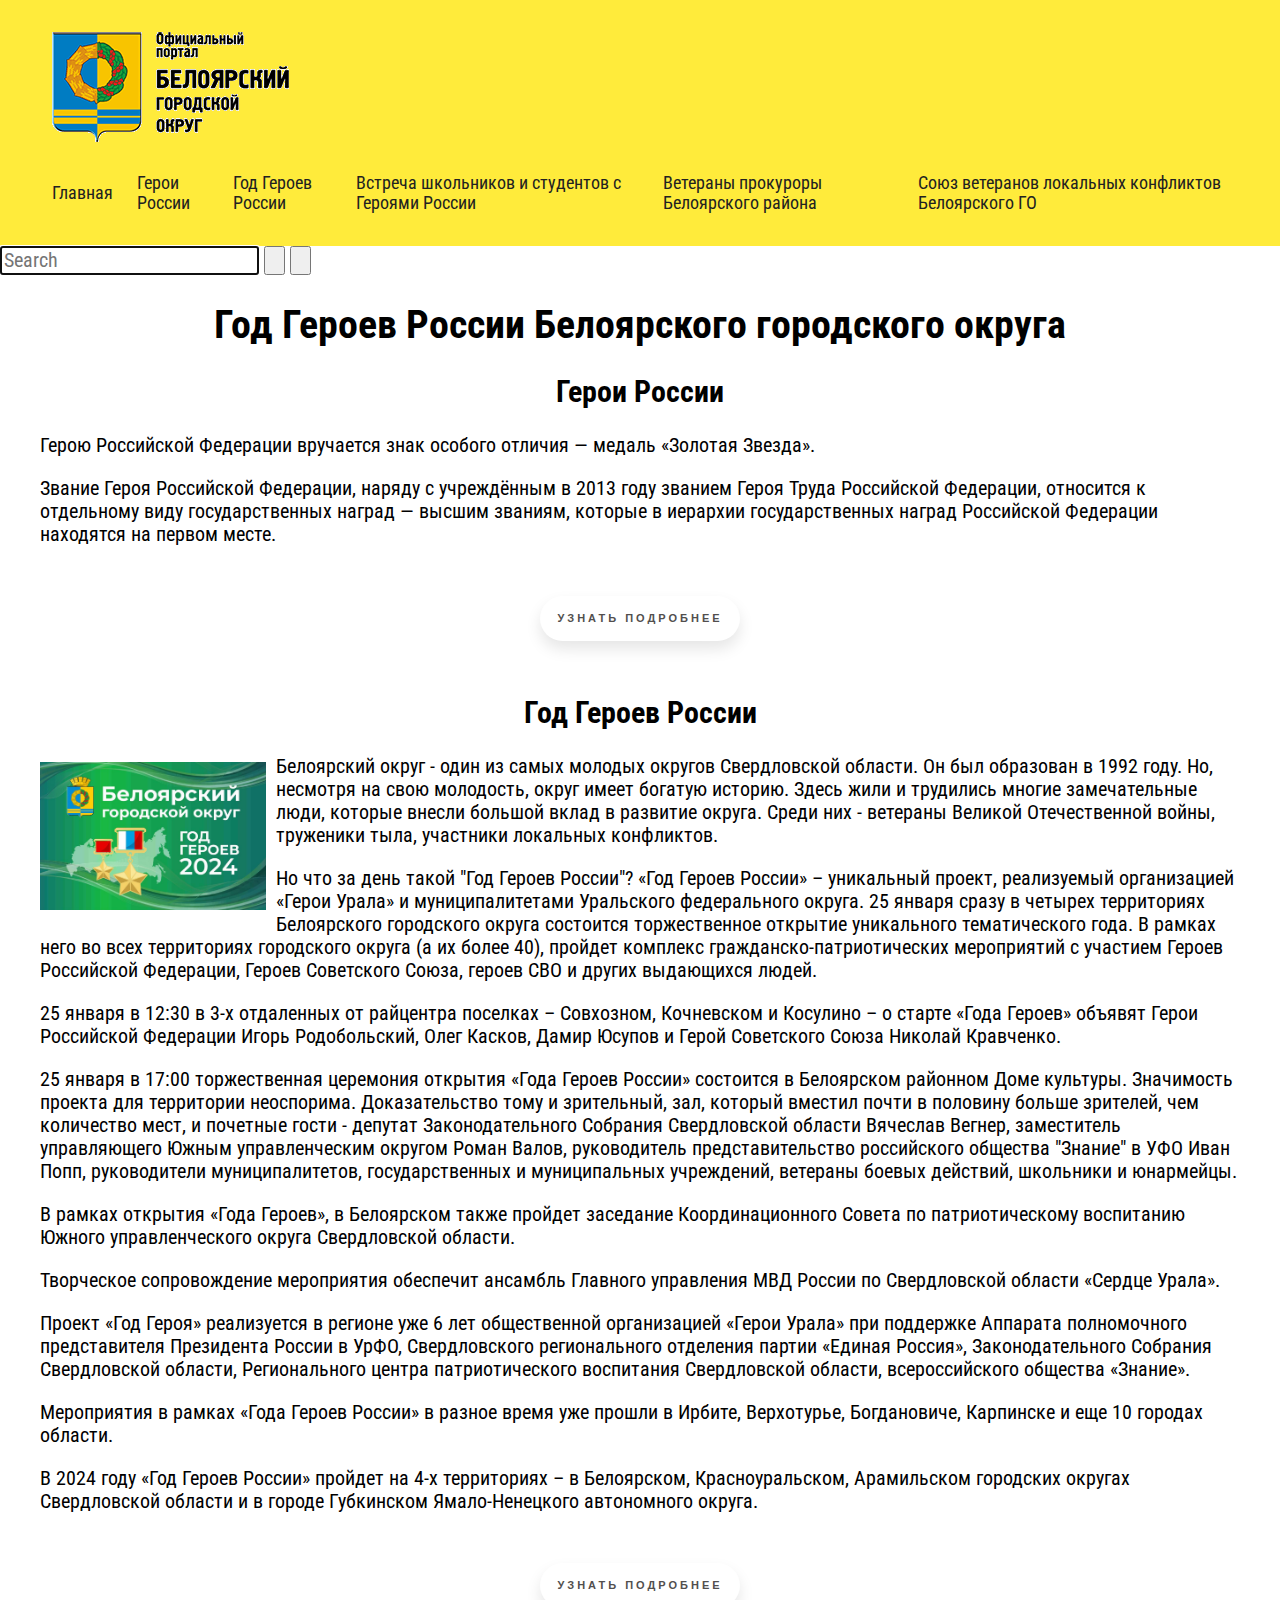
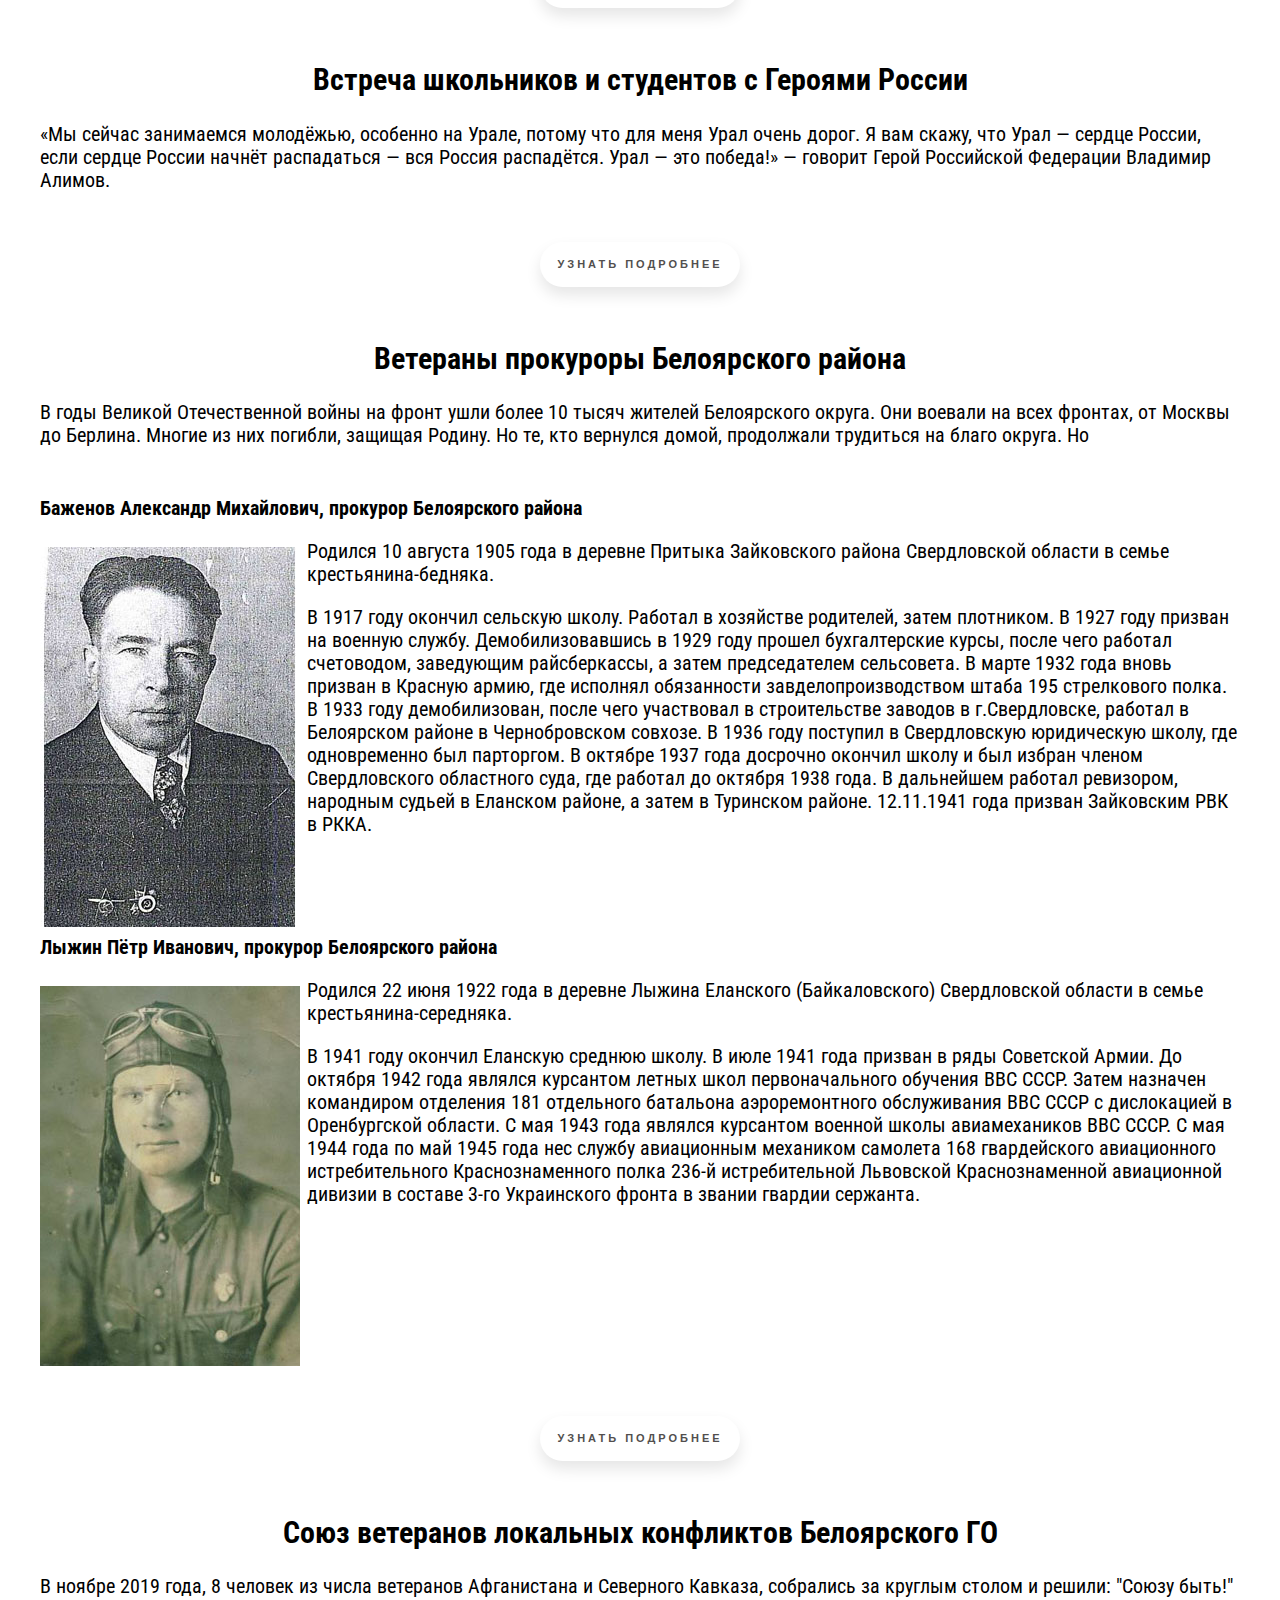
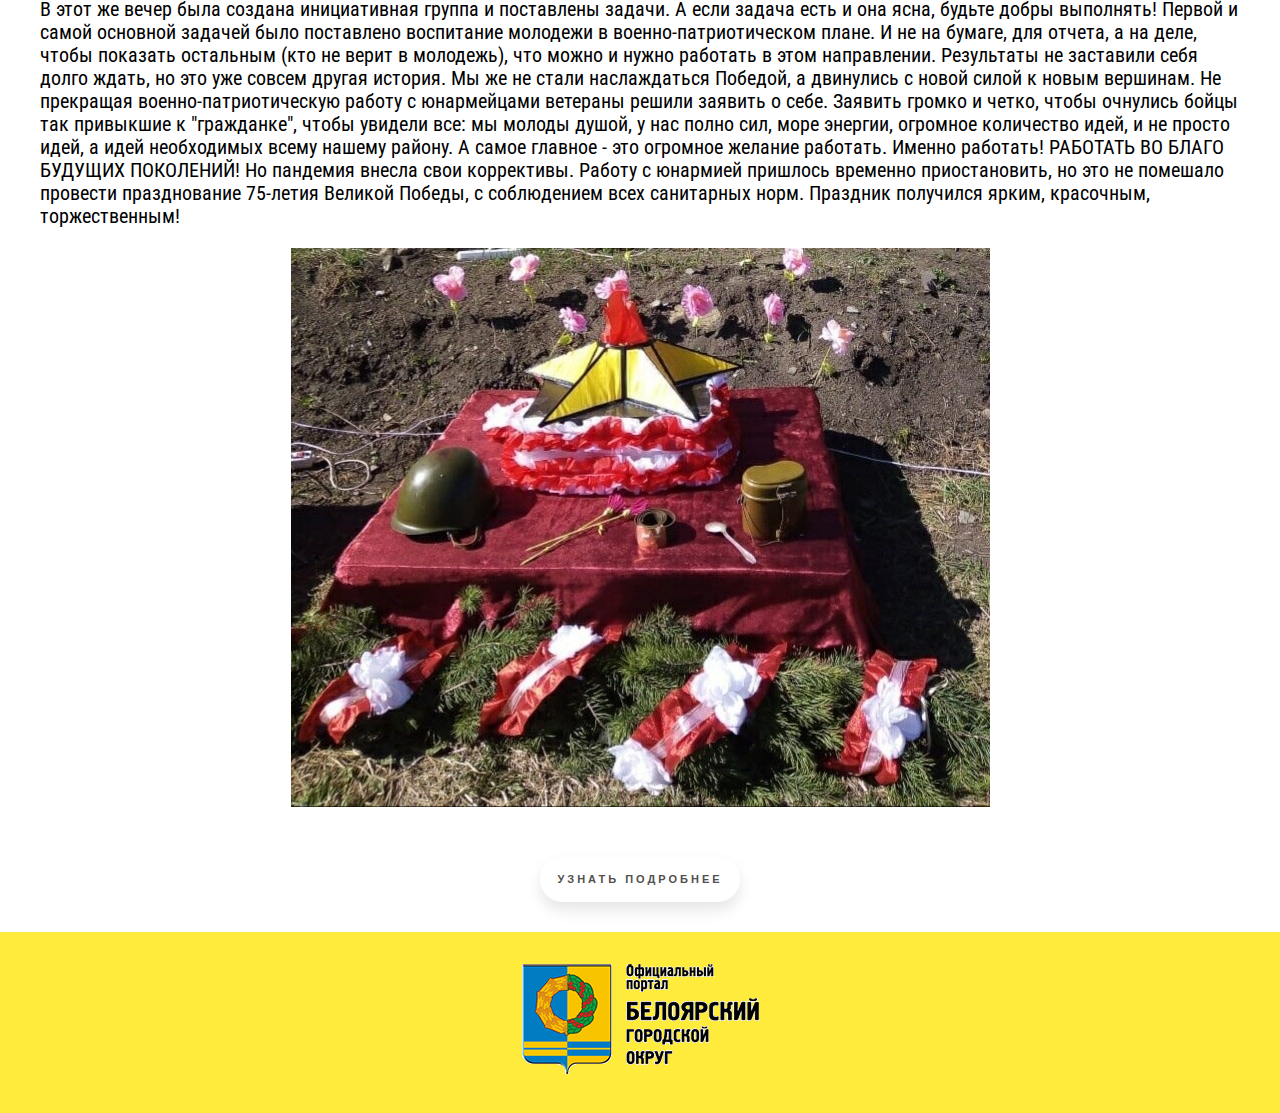
<file: index.html>
<!DOCTYPE html>
<html lang="en">
<head>
    <meta charset="UTF-8">
    <meta name="viewport" content="width=device-width, initial-scale=1.0">
    <link rel="stylesheet" href="css/style.css">
    <link rel="stylesheet" href="css/normalize.css">
    <link rel="preconnect" href="https://fonts.googleapis.com">
    <link rel="preconnect" href="https://fonts.gstatic.com" crossorigin>
    <link href="https://fonts.googleapis.com/css2?family=Roboto+Condensed:ital,wght@0,100..900;1,100..900&family=Ubuntu:wght@400;500;700&display=swap" rel="stylesheet">
    <title>Document</title>
</head>
<body>
  <header>
    <div class="container">
      <div class="wrap-logo">
        <a href="index.html" class="logo"><img src="img/logo.gif" alt=""></a>
      </div>
      <nav>
        <a class="shapka-a" href="index.html">Главная</a>
        <a class="shapka-a" href="geroi-russia.html">Герои России</a>
        <a class="shapka-a" href="god-geroev-rus.html">Год Героев России</a>
        <a class="shapka-a" href="vstreva.html">Встреча школьников и студентов с Героями России</a>
        <a class="shapka-a" href="prokyrori.html">Ветераны прокуроры Белоярского района</a>
        <a class="shapka-a" href="union.html">Союз ветеранов локальных конфликтов Белоярского ГО</a>
      </nav>
    </div>
  </header>

  <main>
    <form>
      <input class="place_for_search" type="text" id="text-to-find" value="" placeholder="Search" autofocus> 
      <input class="button_for_turn_back" type="button" onclick="javascript: FindOnPage('text-to-find',false); return false;" value=" " title="Отменить поиск">
      <input class="button_for_search" type="submit" onclick="javascript: FindOnPage('text-to-find',true); return false;" value=" " title="Начать поиск">
</form>
    <div class="container">
      


      <h1 class="h1">Год Героев России Белоярского городского округа</h1>

      <h2 class="h2">Герои России</h2>

      <p>
        Герою Российской Федерации вручается знак особого отличия —
        медаль «Золотая Звезда».
      </p>
      <p>
        Звание Героя Российской Федерации, наряду с учреждённым в 2013 году званием Героя Труда Российской Федерации, относится к отдельному виду государственных наград — высшим званиям, которые в иерархии государственных наград Российской Федерации находятся на первом месте.
      </p>
      <div class="button">
        <a href="geroi-russia.html" class="floating-button">Узнать подробнее</a>
      </div>  

      <h2 class="h2">Год Героев России</h2>
      <img class="God-geroev-rus" src="img/God-geroev-rus.jpg" alt="" width="226px" height="148px">
      <p>
        Белоярский округ - один из самых молодых округов Свердловской области.
        Он был образован в 1992 году. Но, несмотря на свою молодость, округ имеет богатую историю.
        Здесь жили и трудились многие замечательные люди, которые внесли большой вклад в развитие округа.
        Среди них - ветераны Великой Отечественной войны, труженики тыла, участники локальных конфликтов.
      </p>
      <p>
        Но что за день такой "Год Героев России"? «Год Героев России» – уникальный проект, реализуемый организацией «Герои Урала» и муниципалитетами Уральского федерального округа. 25 января сразу в четырех территориях Белоярского городского округа состоится торжественное открытие уникального тематического года. В рамках него во всех территориях городского округа (а их более 40), пройдет комплекс гражданско-патриотических мероприятий с участием Героев Российской Федерации, Героев Советского Союза, героев СВО и других выдающихся людей.
      </p>
      <p>
        25 января в 12:30 в 3-х отдаленных от райцентра поселках – Совхозном, Кочневском и Косулино – о старте «Года Героев» объявят Герои Российской Федерации Игорь Родобольский, Олег Касков, Дамир Юсупов и Герой Советского Союза Николай Кравченко.
      </p>
      <p>
        25 января в 17:00 торжественная церемония открытия «Года Героев России» состоится в Белоярском районном Доме культуры. Значимость проекта для территории неоспорима. Доказательство тому и зрительный, зал, который вместил почти в половину больше зрителей, чем количество мест, и почетные гости - депутат Законодательного Собрания Свердловской области Вячеслав Вегнер, заместитель управляющего Южным управленческим округом Роман Валов, руководитель представительство российского общества "Знание" в УФО Иван Попп, руководители муниципалитетов, государственных и муниципальных учреждений, ветераны боевых действий, школьники и юнармейцы.
      </p>
      <p>
          В рамках открытия «Года Героев», в Белоярском также пройдет заседание Координационного Совета по патриотическому воспитанию Южного управленческого округа Свердловской области.
        </p>
        <p>
          Творческое сопровождение мероприятия обеспечит ансамбль Главного управления МВД России по Свердловской области «Сердце Урала».
        </p>
        <p>
          Проект «Год Героя» реализуется в регионе уже 6 лет общественной организацией «Герои Урала» при поддержке Аппарата полномочного представителя Президента России в УрФО, Свердловского регионального отделения партии «Единая Россия», Законодательного Собрания Свердловской области, Регионального центра патриотического воспитания Свердловской области, всероссийского общества «Знание».
        </p>
        <p>
          Мероприятия в рамках «Года Героев России» в разное время уже прошли в Ирбите, Верхотурье, Богдановиче, Карпинске и еще 10 городах области.
        </p>
        <p>
          В 2024 году «Год Героев России» пройдет на 4-х территориях – в Белоярском, Красноуральском, Арамильском городских округах Свердловской области и в городе Губкинском Ямало-Ненецкого автономного округа.
        </p>
        
          
        <div class="button">
          <a href="god-geroev-rus.html" class="floating-button">Узнать подробнее</a>
        </div>  
        
        <h2 class="h2">Встреча школьников и студентов с Героями России</h2>
        <p>«Мы сейчас занимаемся молодёжью, особенно на Урале, потому что для меня Урал очень дорог. Я вам скажу, что Урал — сердце России, если сердце России начнёт распадаться — вся Россия распадётся. Урал — это победа!» — говорит Герой Российской Федерации Владимир Алимов.</p>
        <div class="button">
          <a href="vstreva.html" class="floating-button">Узнать подробнее</a>
        </div>  

        <h2 class="h2">Ветераны прокуроры Белоярского района</h2>
          <p>
            В годы Великой Отечественной войны на фронт ушли более 10 тысяч жителей Белоярского округа.
            Они воевали на всех фронтах, от Москвы до Берлина. Многие из них погибли, защищая Родину.
            Но те, кто вернулся домой, продолжали трудиться на благо округа. Но 
          </p>
          <div class="veterani-vov">
            <div class="veteren-vov-1">
              <p class="veteran-name"><strong>Баженов Александр Михайлович, прокурор Белоярского района</strong></p>
              <img class="leftimg" src="img/veteran-vov-1.jpg" alt="">
              <p>
                Родился 10 августа 1905 года в деревне Притыка Зайковского района Свердловской области в семье крестьянина-бедняка. 
              </p> 
              <p>
                В 1917 году окончил сельскую  школу.  Работал в хозяйстве родителей, затем плотником. В 1927 году призван на военную службу. Демобилизовавшись в 1929 году прошел бухгалтерские курсы, после чего работал счетоводом,  заведующим  райсберкассы, а затем председателем сельсовета.  В марте 1932 года вновь призван в Красную армию, где исполнял обязанности завделопроизводством штаба 195 стрелкового полка. В 1933 году демобилизован, после чего участвовал в строительстве заводов  в г.Свердловске, работал  в Белоярском районе в Чернобровском совхозе. В 1936 году поступил в  Свердловскую юридическую школу, где одновременно был парторгом. В октябре 1937 года досрочно окончил школу и был избран членом Свердловского областного  суда, где работал до октября 1938 года. В дальнейшем работал ревизором, народным судьей в Еланском районе, а затем в Туринском районе.  12.11.1941 года призван Зайковским РВК  в РККА.
              </p>  
            </div>
            
            <div class="veteren-vov-2">
              <p class="veteran-name"><strong>Лыжин Пётр Иванович, прокурор Белоярского района</strong></p>
              <img class="leftimg" src="img/veteran-vov-2.jpg" alt="">
              <p>
                Родился 22 июня 1922 года в деревне Лыжина Еланского (Байкаловского) Свердловской  области в семье крестьянина-середняка.
              </p> 
              <p>
                В 1941 году окончил Еланскую среднюю школу. В июле 1941 года призван в ряды Советской Армии.  До октября 1942 года являлся курсантом летных школ первоначального обучения ВВС СССР. Затем назначен командиром отделения 181 отдельного батальона аэроремонтного обслуживания ВВС СССР с дислокацией в Оренбургской области. С мая 1943 года являлся курсантом военной школы авиамехаников ВВС СССР. С мая 1944 года по май 1945 года нес службу авиационным механиком самолета 168 гвардейского авиационного истребительного Краснознаменного полка 236-й истребительной Львовской Краснознаменной  авиационной дивизии в составе 3-го Украинского фронта в звании гвардии сержанта.
              </p>  
            </div>
            <div class="button prokyrori">
              <a href="prokyrori.html" class="floating-button">Узнать подробнее</a>
            </div>  
          </div>

        <h2 class="h2">Союз ветеранов локальных конфликтов Белоярского ГО</h2>
          <p>
            В ноябре 2019 года, 8 человек из числа ветеранов Афганистана и Северного Кавказа, собрались за круглым столом и решили: "Союзу быть!" В этот же вечер была создана инициативная группа и поставлены задачи. А если задача есть и она ясна, будьте добры выполнять! Первой и самой основной задачей было поставлено воспитание молодежи в военно-патриотическом плане. И не на бумаге, для отчета, а на деле, чтобы показать остальным (кто не верит в молодежь), что можно и нужно работать в этом направлении. Результаты не заставили себя долго ждать, но это уже совсем другая история. Мы же не стали наслаждаться Победой, а двинулись с новой силой к новым вершинам. Не прекращая военно-патриотическую работу с юнармейцами ветераны решили заявить о себе. Заявить громко и четко, чтобы очнулись бойцы так привыкшие к "гражданке", чтобы увидели все: мы молоды душой, у нас полно сил, море энергии, огромное количество идей, и не просто идей, а идей необходимых всему нашему району. А самое главное - это огромное желание работать. Именно работать! РАБОТАТЬ ВО БЛАГО БУДУЩИХ ПОКОЛЕНИЙ! Но пандемия внесла свои коррективы. Работу с юнармией пришлось временно приостановить, но это не помешало провести празднование 75-летия Великой Победы, с соблюдением всех санитарных норм. Праздник получился ярким, красочным, торжественным!
          </p>
          <img class="img img-union veteran-1" src="img/union-veteran-1.jpg" alt="">
            
          
          <div class="button">
            <a href="union.html" class="floating-button">Узнать подробнее</a>
          </div>  
      </div>
    </main>

    <footer>
      <div class="container">
        <div class="wrap-logo">
          <a href="index.html" class="logo"><img src="img/logo.gif" alt=""></a>
        </div>

      </div>
    </footer>

<script src="js/main.js"></script>
</body>
</html>
</file>
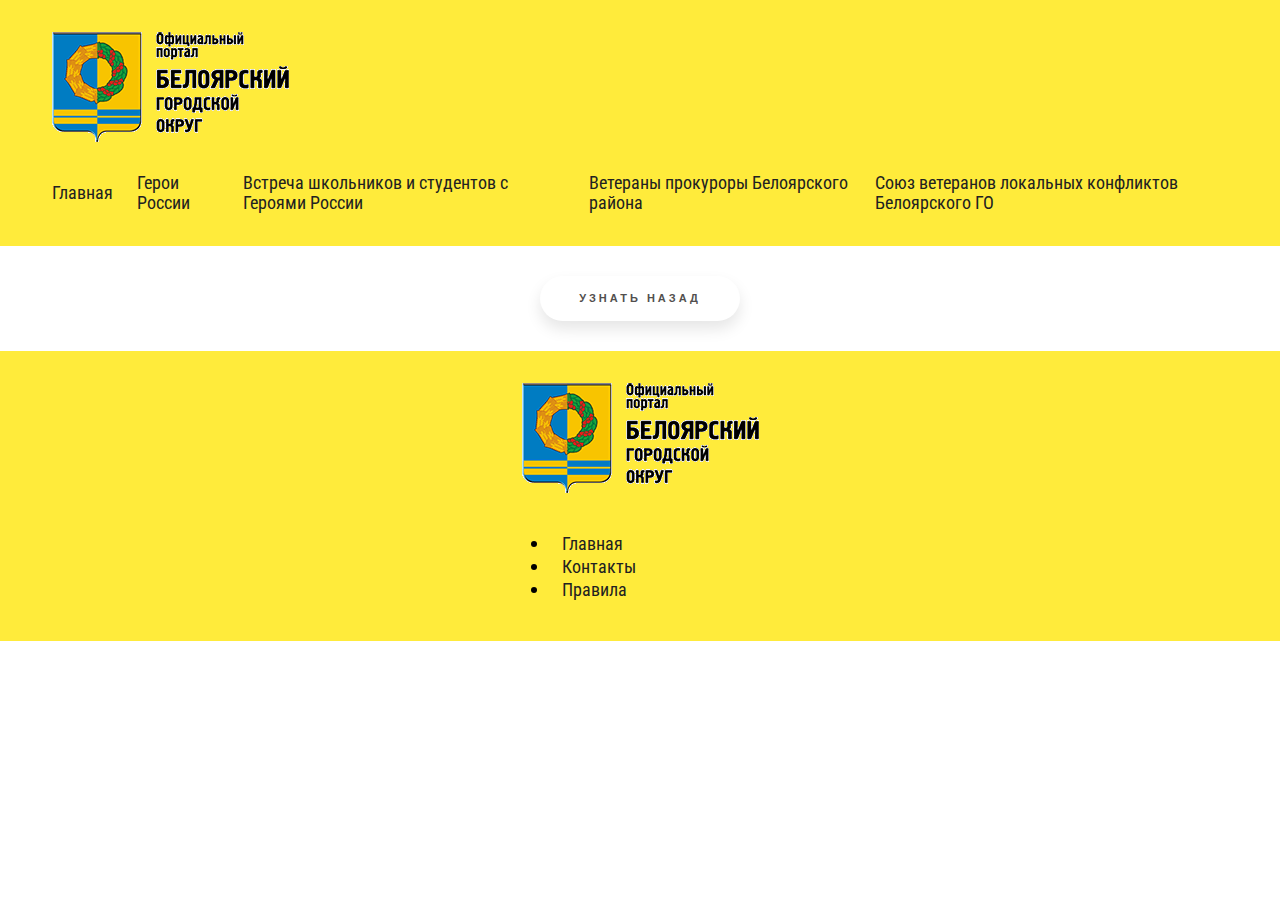
<file: contacts.html>
<!DOCTYPE html>
<html lang="en">
<head>
    <meta charset="UTF-8">
    <meta name="viewport" content="width=device-width, initial-scale=1.0">
    <link rel="stylesheet" href="css/style.css">
    <link rel="stylesheet" href="css/normalize.css">
    <link rel="preconnect" href="https://fonts.googleapis.com">
    <link rel="preconnect" href="https://fonts.gstatic.com" crossorigin>
    <link href="https://fonts.googleapis.com/css2?family=Roboto+Condensed:ital,wght@0,100..900;1,100..900&family=Ubuntu:wght@400;500;700&display=swap" rel="stylesheet">
    <title>Document</title>
</head>
<body>
  <header>
    <div class="container">
      <div class="wrap-logo">
        <a href="#logo" class="logo"><img src="img/logo.gif" alt=""></a>
      </div>
      <nav>
        <a class="shapka-a" href="index.html">Главная</a>
        <a class="shapka-a" href="geroi-russia.html">Герои России</a>
        <a class="shapka-a" href="god-geroev-rus.html">Встреча школьников и студентов с Героями России</a>
        <a class="shapka-a" href="vstreva.html">Ветераны прокуроры Белоярского района</a>
        <a class="shapka-a" href="union.html">Союз ветеранов локальных конфликтов Белоярского ГО</a>
      </nav>
    </div>
  </header>

  <main>
    <div class="container">
     
        <div class="button">
            <a href="index.html" class="floating-button">Узнать назад</a>
        </div>  
      </div>
    </main>

    <footer>
      <div class="container">
        <div class="wrap-logo">
          <a href="#logo" class="logo"><img src="img/logo.gif" alt=""></a>
        </div>
        <nav>
          <ul>
            <li><a href='index.html'>Главная</a></li>
            <li><a href='#'>Контакты</a></li>
            <li><a href='#'>Правила</a></li>
          </ul>
        </nav>
      </div>
    </footer>

<script src="js/main.js"></script>
</body>
</html>
</file>
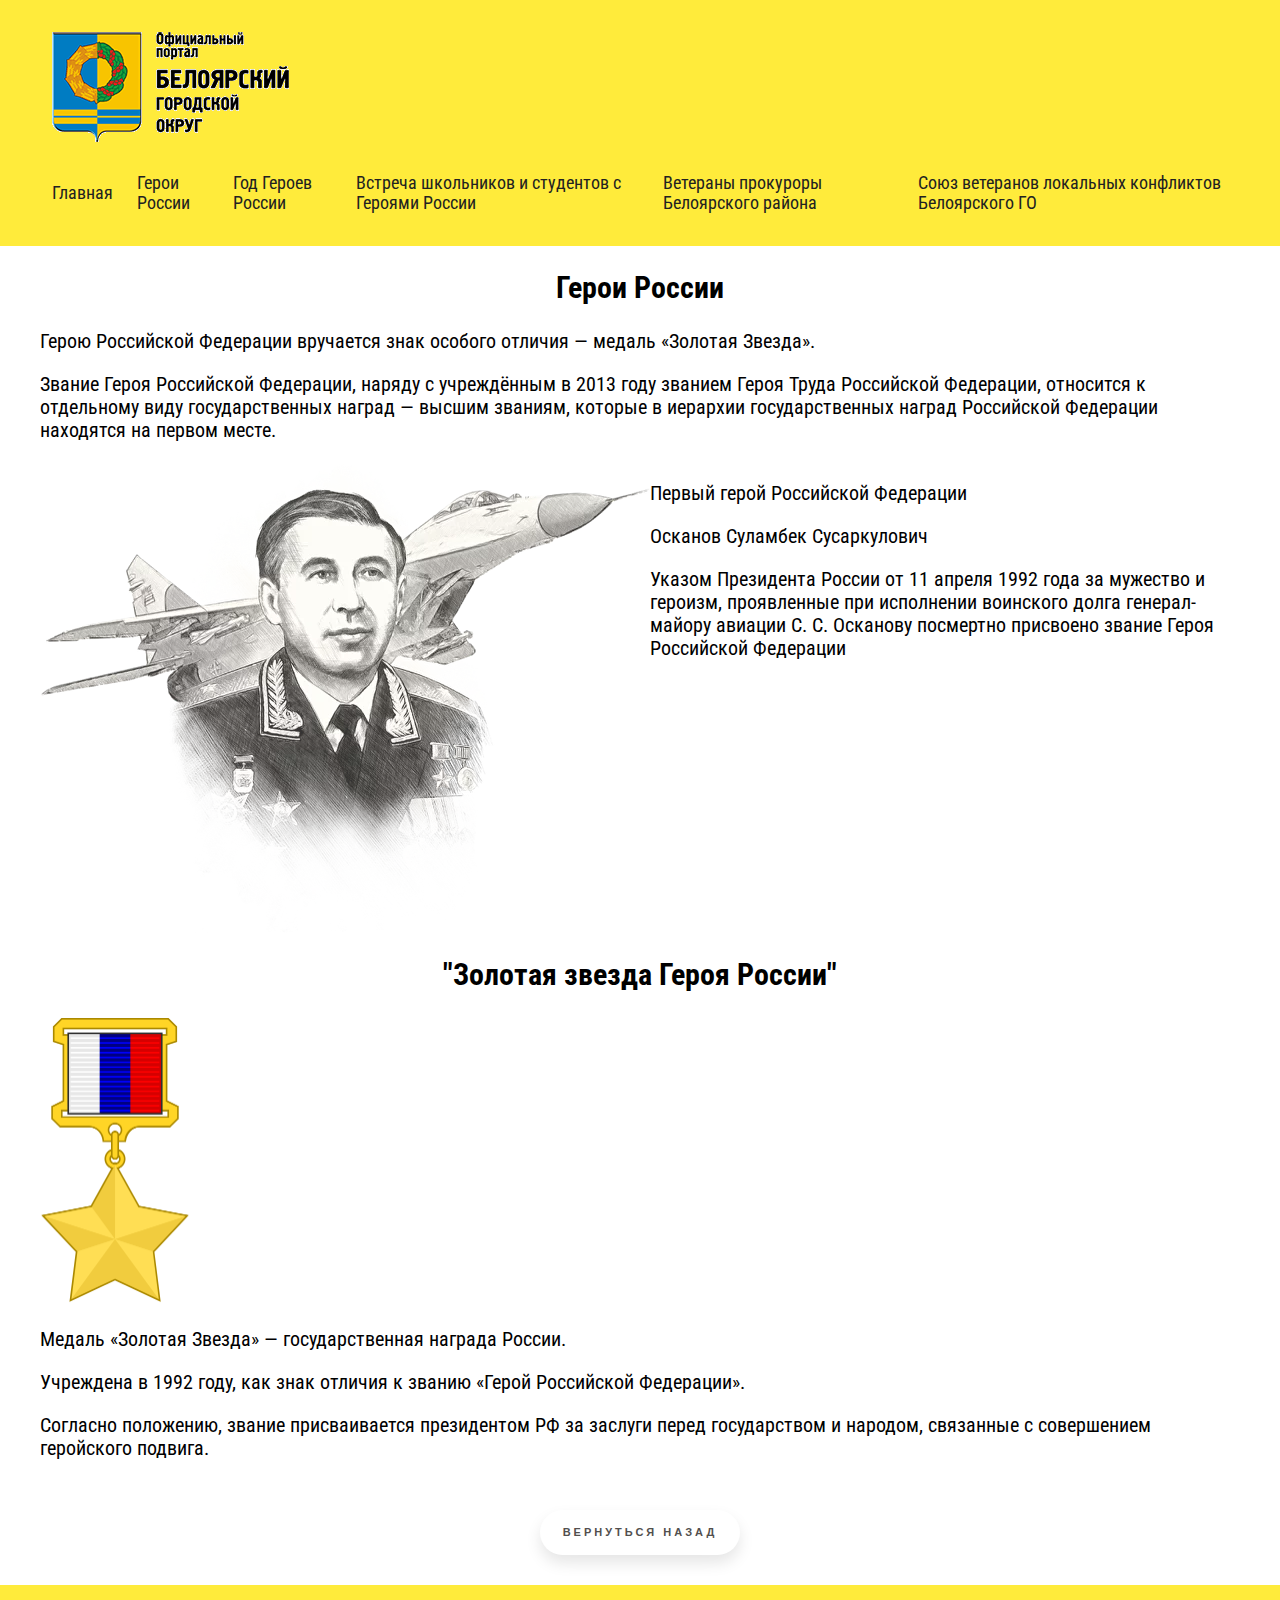
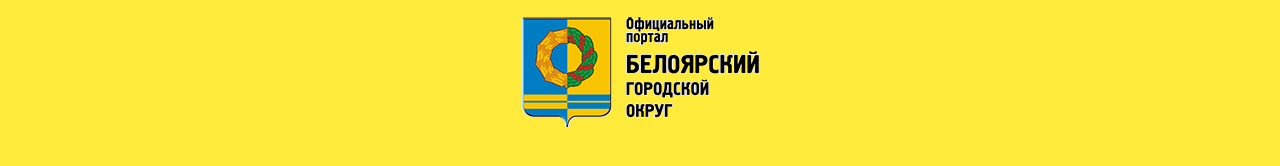
<file: geroi-russia.html>
<!DOCTYPE html>
<html lang="en">
<head>
    <meta charset="UTF-8">
    <meta name="viewport" content="width=device-width, initial-scale=1.0">
    <link rel="stylesheet" href="css/style.css">
    <link rel="stylesheet" href="css/normalize.css">
    <link rel="preconnect" href="https://fonts.googleapis.com">
    <link rel="preconnect" href="https://fonts.gstatic.com" crossorigin>
    <link href="https://fonts.googleapis.com/css2?family=Roboto+Condensed:ital,wght@0,100..900;1,100..900&family=Ubuntu:wght@400;500;700&display=swap" rel="stylesheet">
    <title>Document</title>
</head>
<body>
  <header>
    <div class="container">
      <div class="wrap-logo">
        <a href="index.html" class="logo"><img src="img/logo.gif" alt=""></a>
      </div>
      <nav>
        <a class="shapka-a" href="index.html">Главная</a>
        <a class="shapka-a" href="geroi-russia.html">Герои России</a>
        <a class="shapka-a" href="god-geroev-rus.html">Год Героев России</a>
        <a class="shapka-a" href="vstreva.html">Встреча школьников и студентов с Героями России</a>
        <a class="shapka-a" href="prokyrori.html">Ветераны прокуроры Белоярского района</a>
        <a class="shapka-a" href="union.html">Союз ветеранов локальных конфликтов Белоярского ГО</a>
      </nav>
    </div>
  </header>

    <main>
      <div class="container">
        <h2 class="h1">Герои России</h2>

        <p>
          Герою Российской Федерации вручается знак особого отличия —
          медаль «Золотая Звезда».
        </p>
        <p>
          Звание Героя Российской Федерации, наряду с учреждённым в 2013 году званием Героя Труда Российской Федерации, относится к отдельному виду государственных наград — высшим званиям, которые в иерархии государственных наград Российской Федерации находятся на первом месте.
        </p>

        <div class="first-hero-russia">
            <img src="img/first-hero-russia.png" alt="first-hero-russia">
            <div class="first-hero-text">
                <p class="first-hero-russia-text-top">
                    Первый герой Российской Федерации
                </p>
                <p class="first-hero-russia-text-name">
                    Осканов
                    Суламбек Сусаркулович
                </p>
                <p class="first-hero-russia-text-bottom">
                    Указом Президента России от 11 апреля 1992 года за мужество и героизм, проявленные при исполнении воинского долга генерал-майору авиации С. С. Осканову посмертно присвоено звание Героя Российской Федерации
                </p>
            </div>
        </div>

        <div class="medal">
            <h2>"Золотая звезда Героя России"</h2>
            <img src="img/medal.png" alt="" width="150px">
            <p>
                Медаль «Золотая Звезда» — государственная награда России.
            </p>
            <p>
                Учреждена в 1992 году, как знак отличия к званию «Герой Российской Федерации».
            </p>
            <p>
                Согласно положению, звание присваивается президентом РФ за заслуги перед государством и народом, связанные с совершением геройского подвига.
            </p>
        </div>








        <div class="button">
          <a href="index.html" class="floating-button">Вернуться назад</a>
        </div>  

      </div>
    </main>

    <footer>
      <div class="container">
        <div class="wrap-logo">
          <a href="index.html" class="logo"><img src="img/logo.gif" alt=""></a>
        </div>

      </div>
    </footer>

<script src="js/main.js"></script>
</body>
</html>
</file>
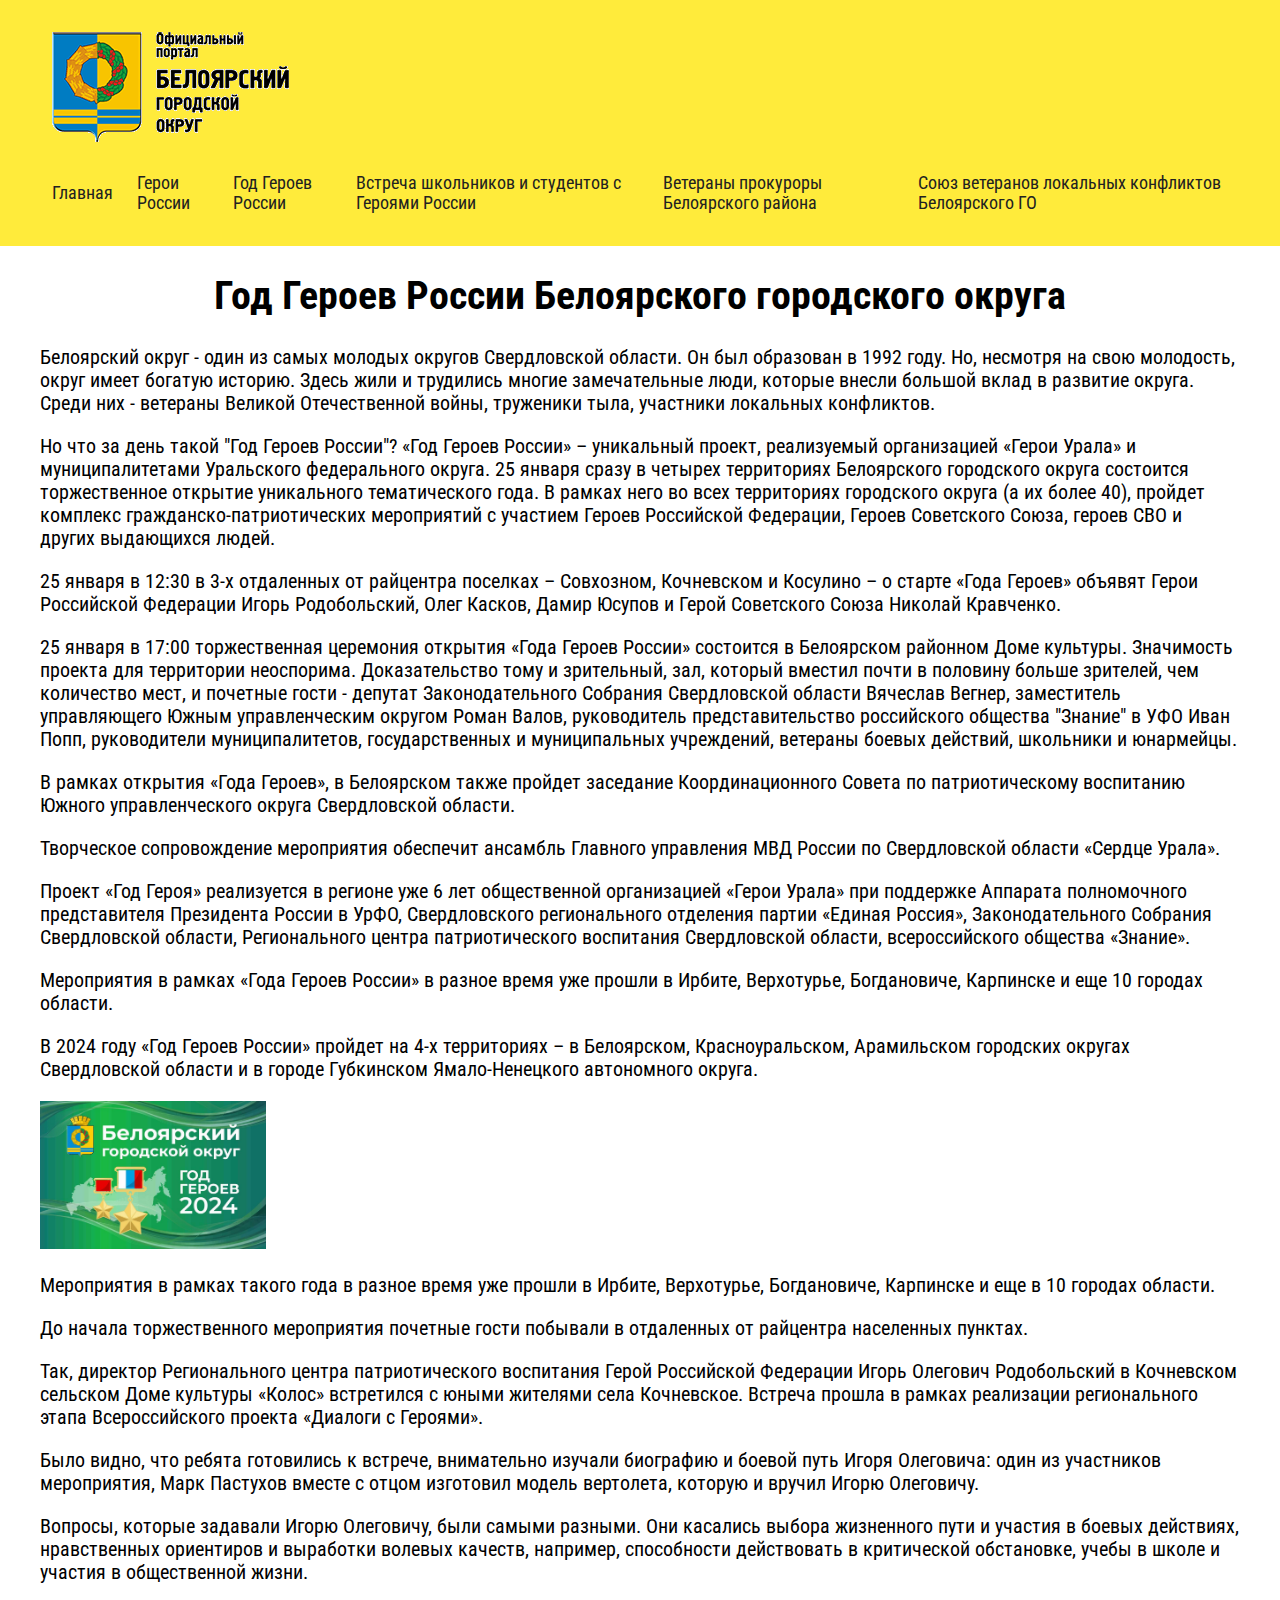
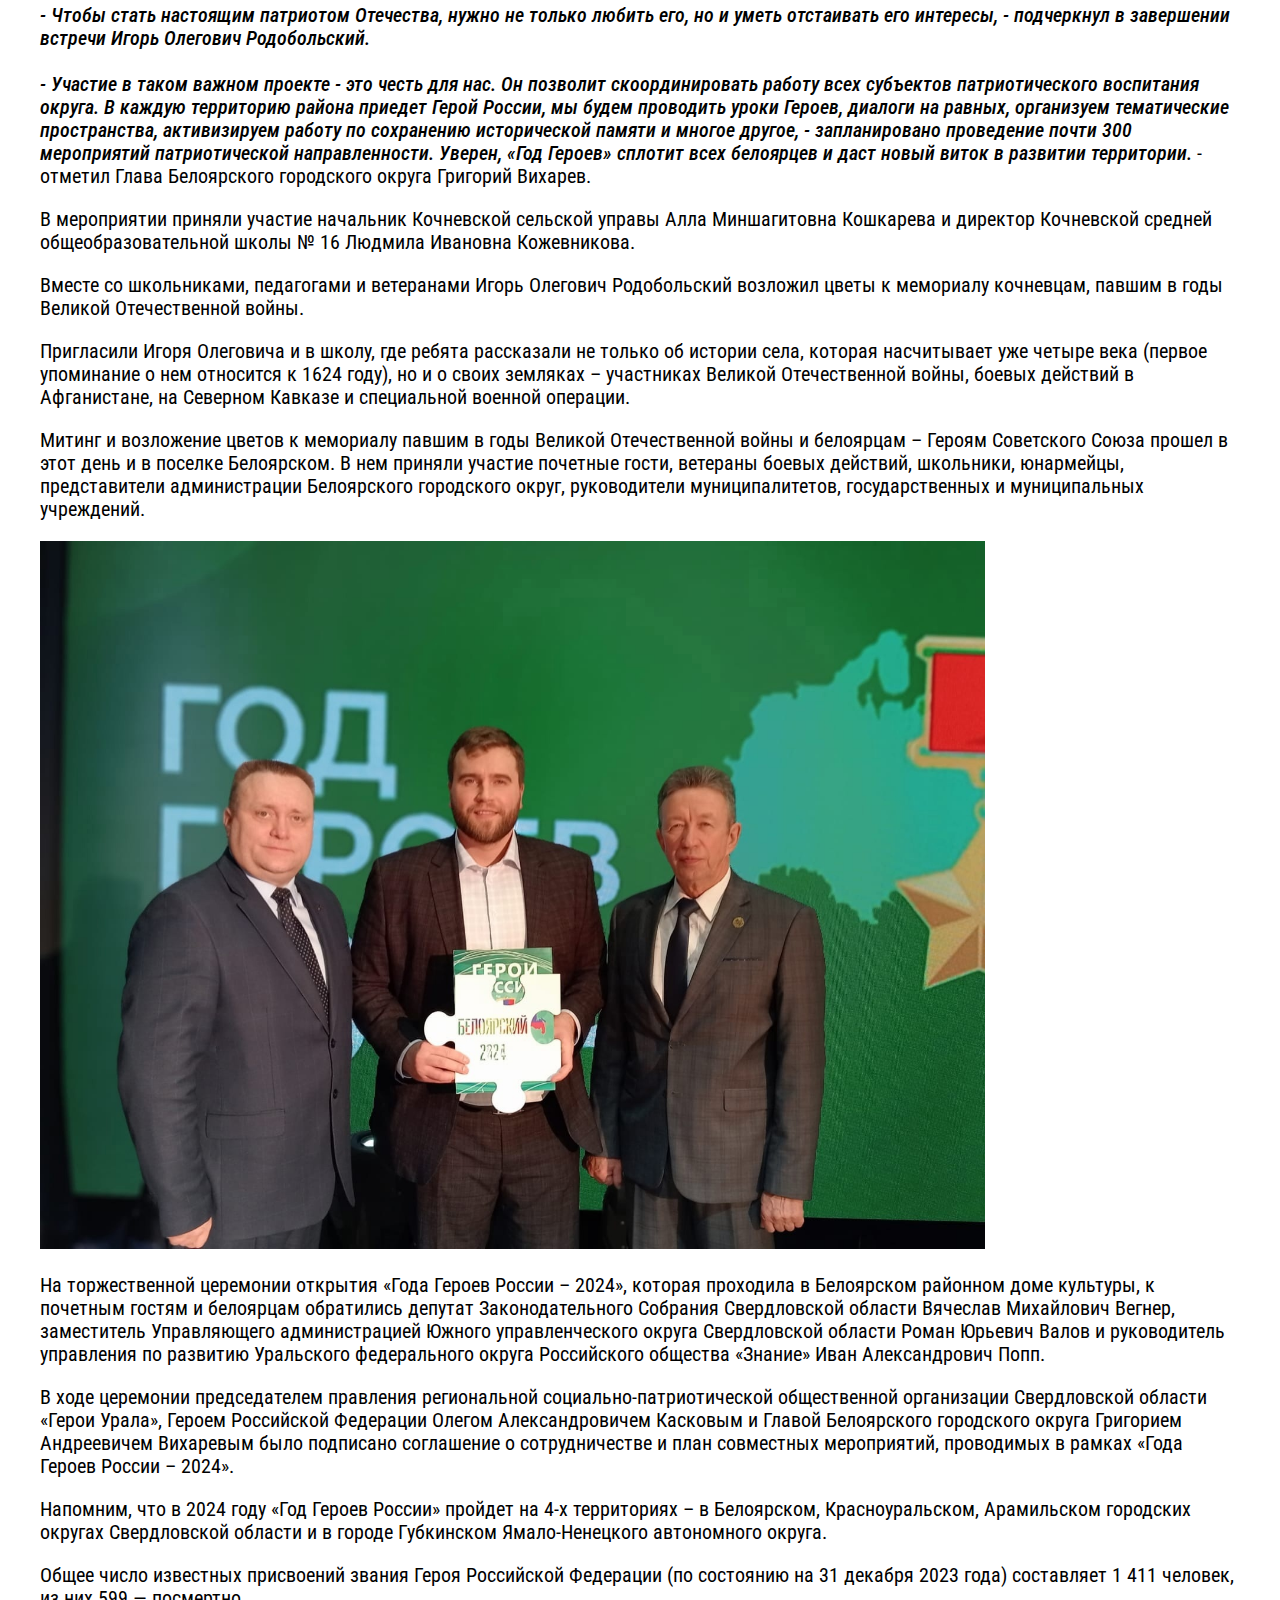
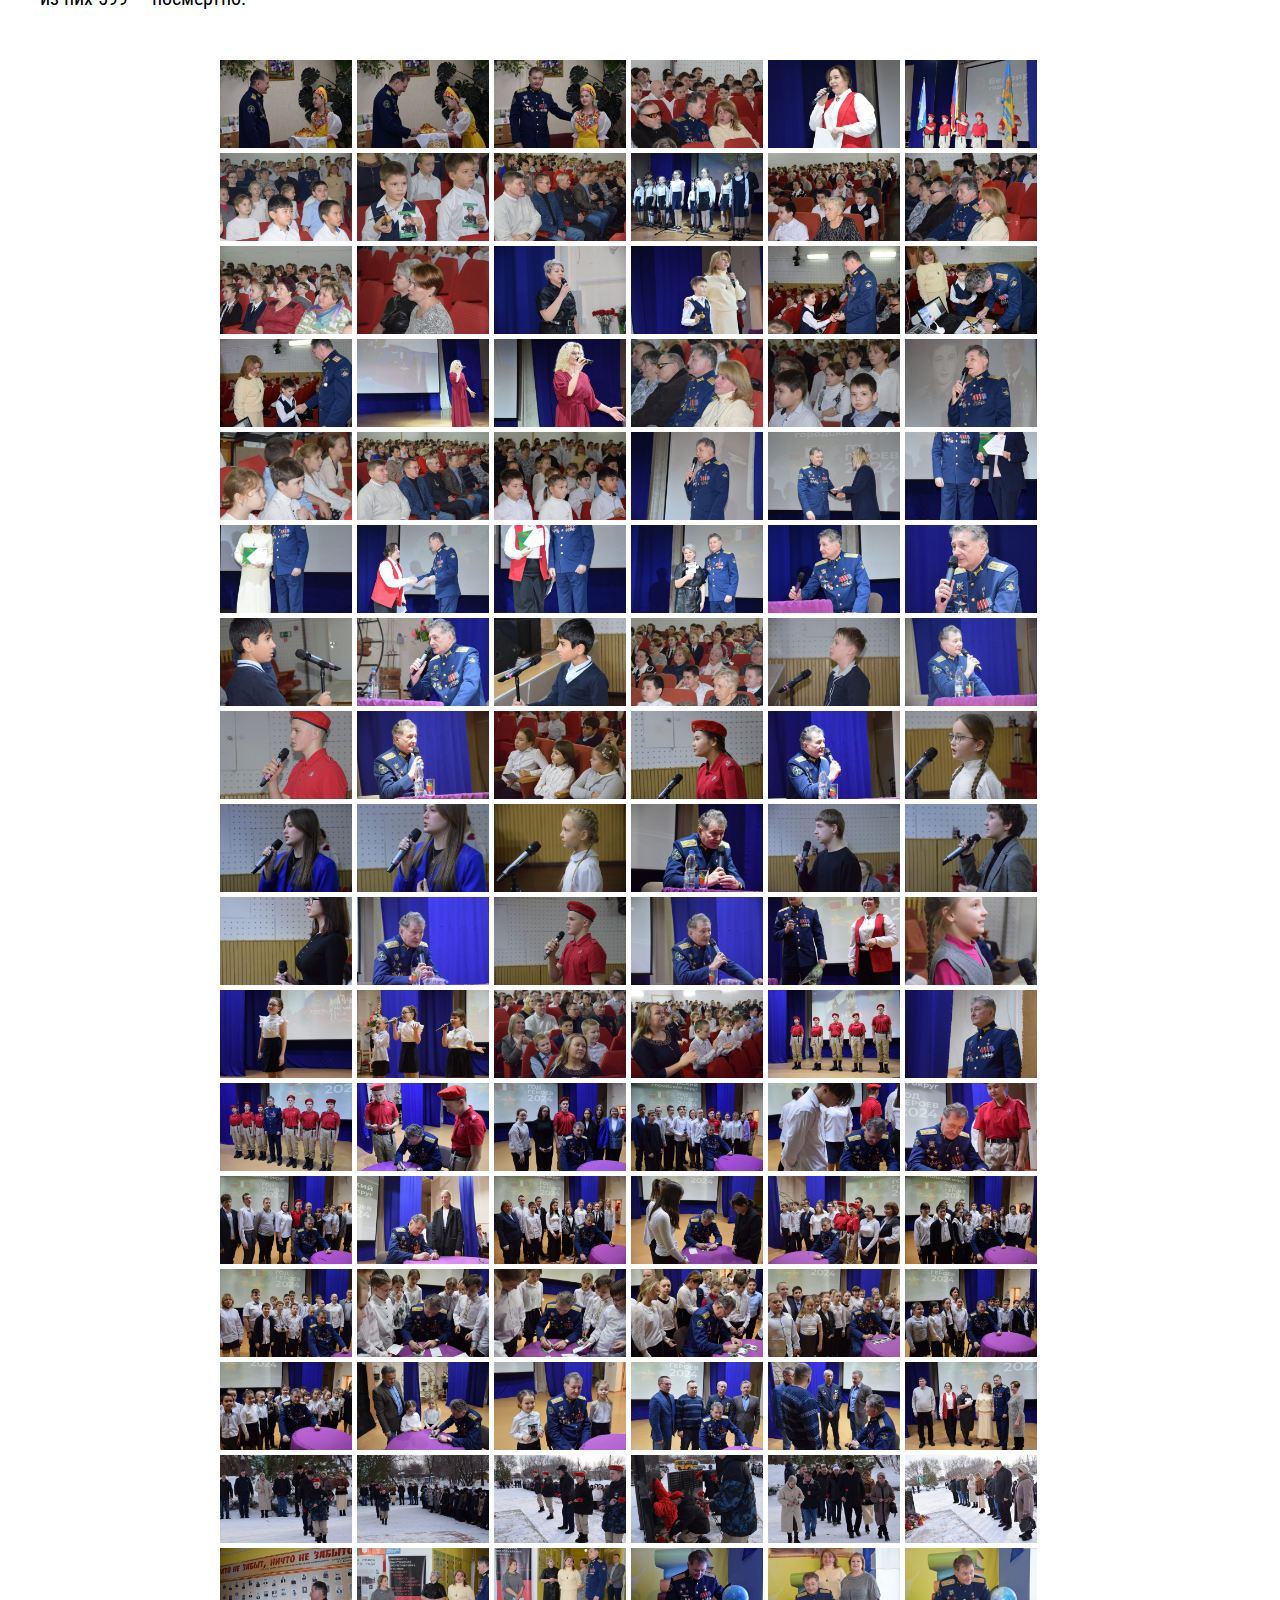
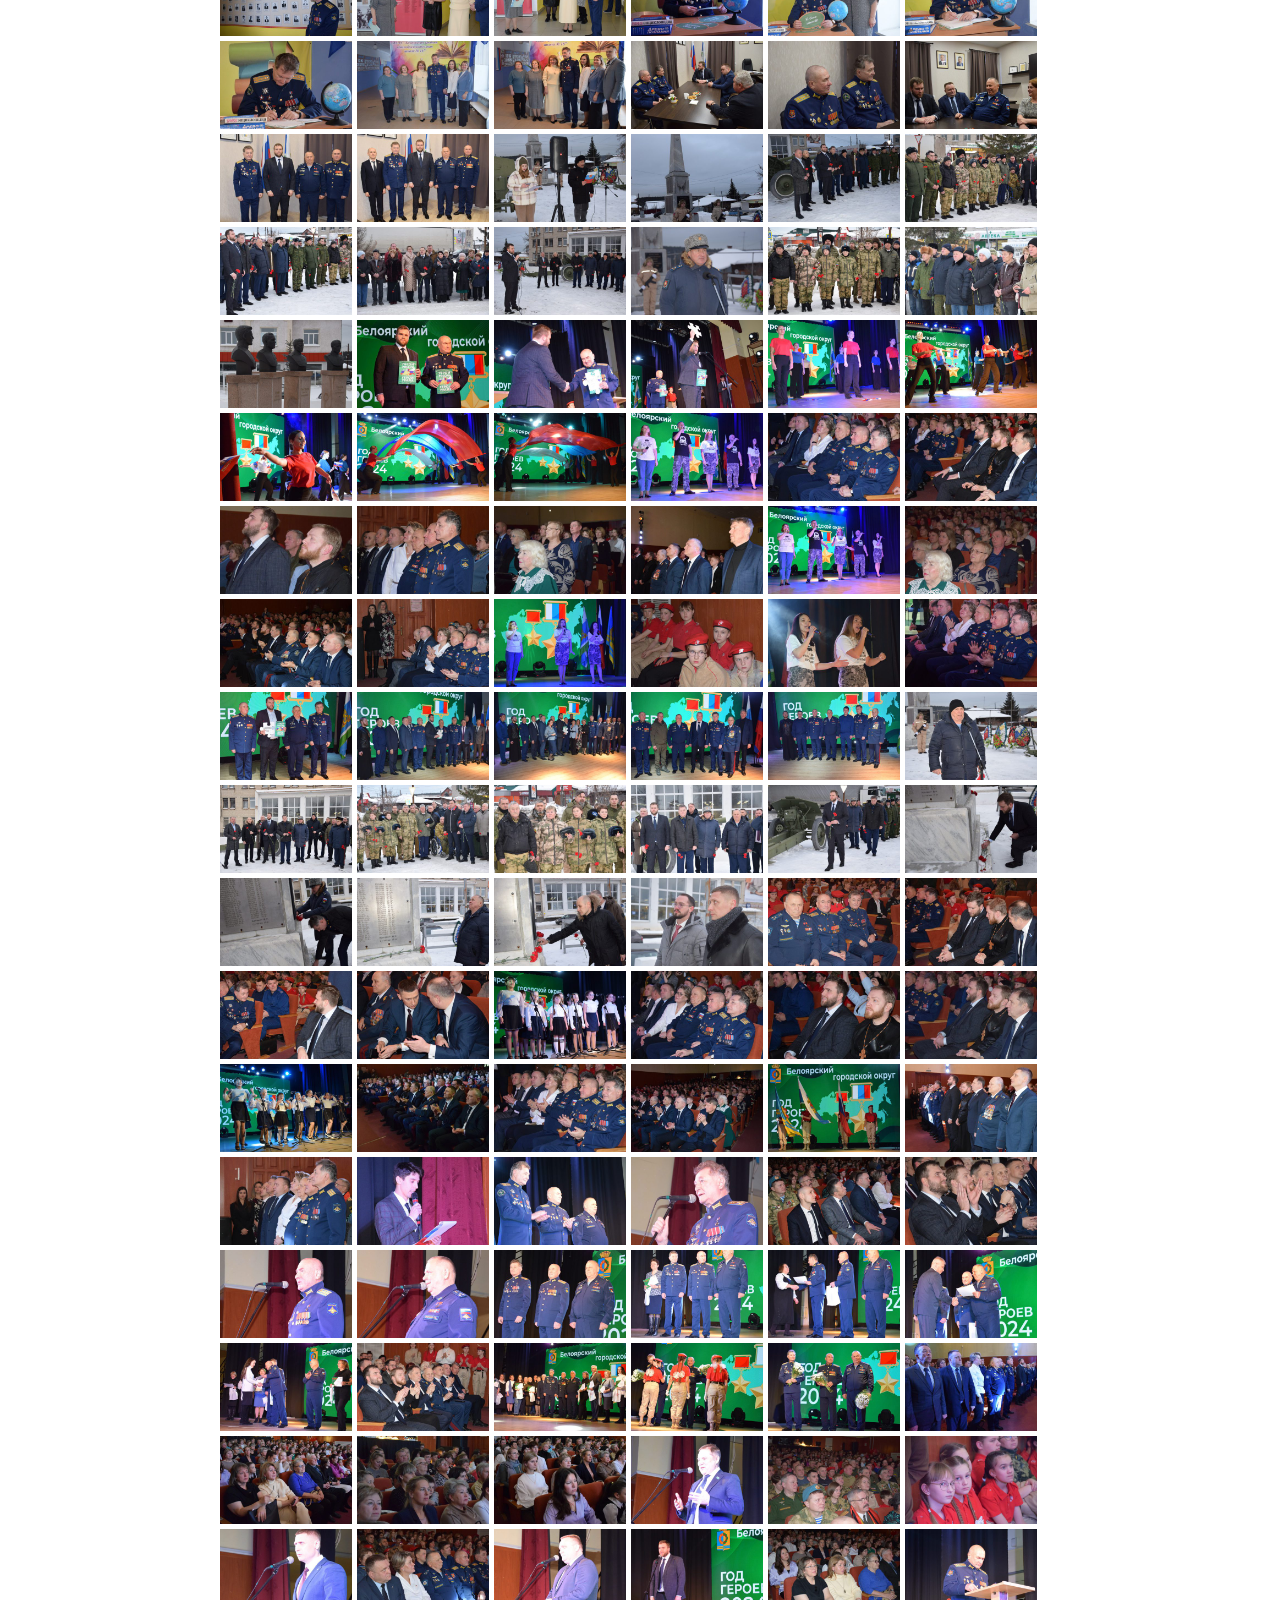
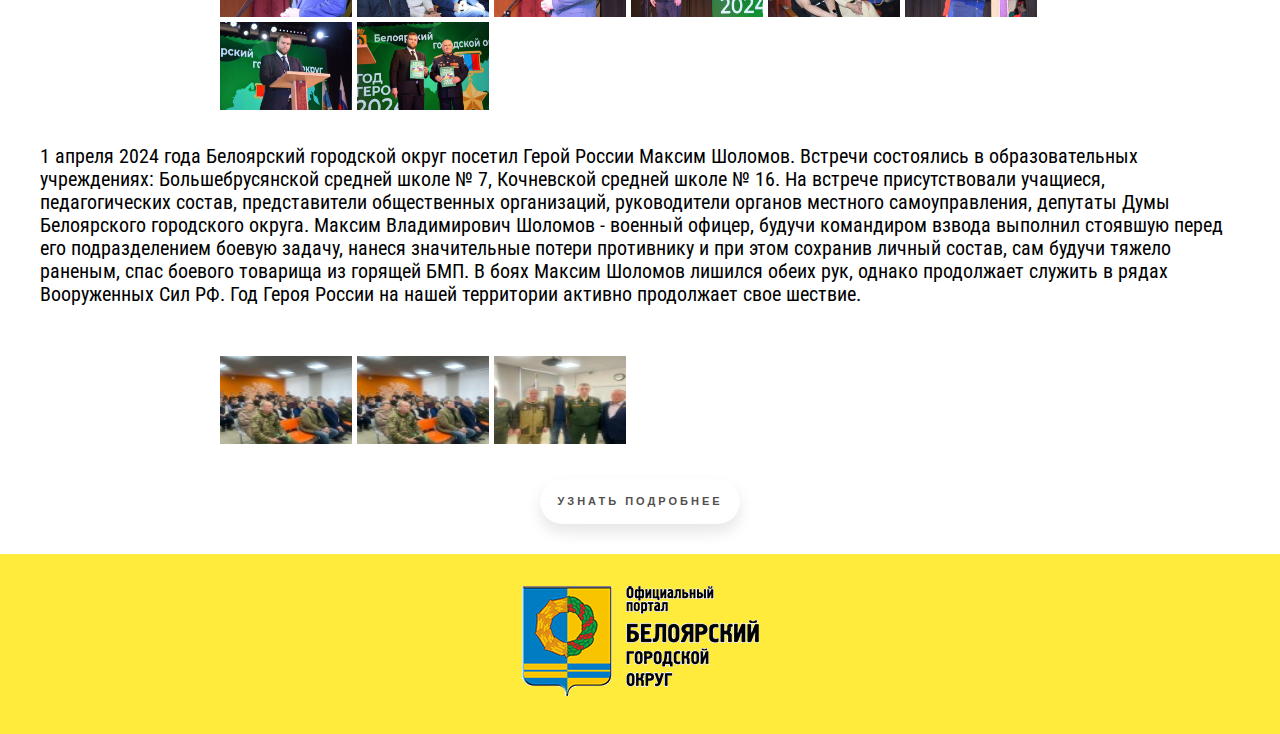
<file: god-geroev-rus.html>
<!DOCTYPE html>
<html lang="en">
<head>
    <meta charset="UTF-8">
    <meta name="viewport" content="width=device-width, initial-scale=1.0">
    <link rel="stylesheet" href="css/style.css">
    <link rel="stylesheet" href="css/normalize.css">
    <link rel="preconnect" href="https://fonts.googleapis.com">
    <link rel="preconnect" href="https://fonts.gstatic.com" crossorigin>
    <link href="https://fonts.googleapis.com/css2?family=Roboto+Condensed:ital,wght@0,100..900;1,100..900&family=Ubuntu:wght@400;500;700&display=swap" rel="stylesheet">
    <title>Document</title>
</head>
<body>
    <header>
        <div class="container">
          <div class="wrap-logo">
            <a href="index.html" class="logo"><img src="img/logo.gif" alt=""></a>
          </div>
          <nav>
            <a class="shapka-a" href="index.html">Главная</a>
            <a class="shapka-a" href="geroi-russia.html">Герои России</a>
            <a class="shapka-a" href="god-geroev-rus.html">Год Героев России</a>
            <a class="shapka-a" href="vstreva.html">Встреча школьников и студентов с Героями России</a>
            <a class="shapka-a" href="prokyrori.html">Ветераны прокуроры Белоярского района</a>
            <a class="shapka-a" href="union.html">Союз ветеранов локальных конфликтов Белоярского ГО</a>
          </nav>
        </div>
      </header>

    <main>
        <div class="container">
            <h1 class="h1">Год Героев России Белоярского городского округа</h1>
            <p>
                Белоярский округ - один из самых молодых округов Свердловской области.
                Он был образован в 1992 году. Но, несмотря на свою молодость, округ имеет богатую историю.
                Здесь жили и трудились многие замечательные люди, которые внесли большой вклад в развитие округа.
                Среди них - ветераны Великой Отечественной войны, труженики тыла, участники локальных конфликтов.
            </p>
            <p>
                Но что за день такой "Год Героев России"? «Год Героев России» – уникальный проект, реализуемый организацией «Герои Урала» и муниципалитетами Уральского федерального округа. 25 января сразу в четырех территориях Белоярского городского округа состоится торжественное открытие уникального тематического года. В рамках него во всех территориях городского округа (а их более 40), пройдет комплекс гражданско-патриотических мероприятий с участием Героев Российской Федерации, Героев Советского Союза, героев СВО и других выдающихся людей.
            </p>
            <p>
                25 января в 12:30 в 3-х отдаленных от райцентра поселках – Совхозном, Кочневском и Косулино – о старте «Года Героев» объявят Герои Российской Федерации Игорь Родобольский, Олег Касков, Дамир Юсупов и Герой Советского Союза Николай Кравченко.
            </p>
            <p>
                25 января в 17:00 торжественная церемония открытия «Года Героев России» состоится в Белоярском районном Доме культуры. Значимость проекта для территории неоспорима. Доказательство тому и зрительный, зал, который вместил почти в половину больше зрителей, чем количество мест, и почетные гости - депутат Законодательного Собрания Свердловской области Вячеслав Вегнер, заместитель управляющего Южным управленческим округом Роман Валов, руководитель представительство российского общества "Знание" в УФО Иван Попп, руководители муниципалитетов, государственных и муниципальных учреждений, ветераны боевых действий, школьники и юнармейцы.
            </p>
            <p>
                В рамках открытия «Года Героев», в Белоярском также пройдет заседание Координационного Совета по патриотическому воспитанию Южного управленческого округа Свердловской области.
            </p>
            <p>
                Творческое сопровождение мероприятия обеспечит ансамбль Главного управления МВД России по Свердловской области «Сердце Урала».
            </p>
            <p>
                Проект «Год Героя» реализуется в регионе уже 6 лет общественной организацией «Герои Урала» при поддержке Аппарата полномочного представителя Президента России в УрФО, Свердловского регионального отделения партии «Единая Россия», Законодательного Собрания Свердловской области, Регионального центра патриотического воспитания Свердловской области, всероссийского общества «Знание».
            </p>
            <p>
                Мероприятия в рамках «Года Героев России» в разное время уже прошли в Ирбите, Верхотурье, Богдановиче, Карпинске и еще 10 городах области.
            </p>
            <p>
                В 2024 году «Год Героев России» пройдет на 4-х территориях – в Белоярском, Красноуральском, Арамильском городских округах Свердловской области и в городе Губкинском Ямало-Ненецкого автономного округа.
            </p>
            <img src="img/God-geroev-rus.jpg" alt="" width="226px" height="148px">

            <p>
                Мероприятия в рамках такого года в разное время уже прошли в Ирбите, Верхотурье, Богдановиче, Карпинске и еще в 10 городах области.
            </p>
            <p>
                До начала торжественного мероприятия почетные гости побывали в отдаленных от райцентра населенных пунктах.
            </p>
            <p>
                Так, директор Регионального центра патриотического воспитания Герой Российской Федерации Игорь Олегович Родобольский в Кочневском сельском Доме культуры «Колос» встретился с юными жителями села Кочневское. Встреча прошла в рамках реализации регионального этапа Всероссийского проекта «Диалоги с Героями».
            </p>
            <p>
                Было видно, что ребята готовились к встрече, внимательно изучали биографию и боевой путь Игоря Олеговича: один из участников мероприятия, Марк Пастухов вместе с отцом изготовил модель вертолета, которую и вручил Игорю Олеговичу.
            </p>
            <p>
                Вопросы, которые задавали Игорю Олеговичу, были самыми разными. Они касались выбора жизненного пути и участия в боевых действиях, нравственных ориентиров и выработки волевых качеств, например, способности действовать в критической обстановке, учебы в школе и участия в общественной жизни.
            </p>
            <p>
                <i class="god-geroev-i">- Чтобы стать настоящим патриотом Отечества, нужно не только любить его, но и уметь отстаивать его интересы, - подчеркнул в завершении встречи Игорь Олегович Родобольский.</i> <br> <br>
                <i class="god-geroev-i">- Участие в таком важном проекте - это честь для нас. Он позволит скоординировать работу всех субъектов патриотического воспитания округа. В каждую территорию района приедет Герой России, мы будем проводить уроки Героев, диалоги на равных, организуем тематические пространства, активизируем работу по сохранению исторической памяти и многое другое, - запланировано проведение почти 300 мероприятий патриотической направленности. Уверен, «Год Героев» сплотит всех белоярцев и даст новый виток в развитии территории.</i> - отметил Глава Белоярского городского округа Григорий Вихарев. 
            </p>
            <p>
                В мероприятии приняли участие начальник Кочневской сельской управы Алла Миншагитовна Кошкарева и директор Кочневской средней общеобразовательной школы № 16 Людмила Ивановна Кожевникова.
            </p>
            <p>
                Вместе со школьниками, педагогами и ветеранами Игорь Олегович Родобольский возложил цветы к мемориалу кочневцам, павшим в годы Великой Отечественной войны.
            </p>
            <p>
                Пригласили Игоря Олеговича и в школу, где ребята рассказали не только об истории села, которая насчитывает уже четыре века (первое упоминание о нем относится к 1624 году), но и о своих земляках – участниках Великой Отечественной войны, боевых действий в Афганистане, на Северном Кавказе и специальной военной операции.
            </p>
            <p>
                Митинг и возложение цветов к мемориалу павшим в годы Великой Отечественной войны и белоярцам – Героям Советского Союза прошел в этот день и в поселке Белоярском. В нем приняли участие почетные гости, ветераны боевых действий, школьники, юнармейцы, представители администрации Белоярского городского округ,  руководители муниципалитетов, государственных и муниципальных учреждений.
            </p>

            <img src="img/geroi-rus-5.jpg" alt="" width="945" height="708">

            <p>
                На торжественной церемонии открытия «Года Героев России – 2024», которая проходила в Белоярском районном доме культуры, к почетным гостям и белоярцам обратились депутат Законодательного Собрания Свердловской области Вячеслав Михайлович Вегнер, заместитель Управляющего администрацией Южного управленческого округа Свердловской области Роман Юрьевич Валов и руководитель управления по развитию Уральского федерального округа Российского общества «Знание» Иван Александрович Попп.
            </p>
            <p>
                В ходе церемонии председателем правления региональной социально-патриотической общественной организации Свердловской области «Герои Урала», Героем Российской Федерации Олегом Александровичем Касковым и Главой Белоярского городского округа Григорием Андреевичем Вихаревым было подписано соглашение о сотрудничестве и план совместных мероприятий, проводимых в рамках «Года Героев России – 2024».
            </p>
            <p>
                Напомним, что в 2024 году «Год Героев России» пройдет на 4-х территориях – в Белоярском, Красноуральском, Арамильском городских округах Свердловской области и в городе Губкинском Ямало-Ненецкого автономного округа.
            </p>
            <p>
                Общее число известных присвоений звания Героя Российской Федерации (по состоянию на 31 декабря 2023 года) составляет 1 411 человек, из них 599 — посмертно.
            </p>
            <div class="geroi-block-img">
                <img class="geroi-rus-img scale" src="img/prazdnik-geroi-rus-1.jpg" alt="">
                <img class="geroi-rus-img scale" src="img/prazdnik-geroi-rus-2.jpg" alt="">
                <img class="geroi-rus-img scale" src="img/prazdnik-geroi-rus-3.jpg" alt="">
                <img class="geroi-rus-img scale" src="img/prazdnik-geroi-rus-4.jpg" alt="">
                <img class="geroi-rus-img scale" src="img/prazdnik-geroi-rus-5.jpg" alt="">
                <img class="geroi-rus-img scale" src="img/prazdnik-geroi-rus-6.jpg" alt="">
                <img class="geroi-rus-img scale" src="img/prazdnik-geroi-rus-7.jpg" alt="">
                <img class="geroi-rus-img scale" src="img/prazdnik-geroi-rus-8.jpg" alt="">
                <img class="geroi-rus-img scale" src="img/prazdnik-geroi-rus-9.jpg" alt="">
                <img class="geroi-rus-img scale" src="img/prazdnik-geroi-rus-10.jpg" alt="">
                <img class="geroi-rus-img scale" src="img/prazdnik-geroi-rus-11.jpg" alt="">
                <img class="geroi-rus-img scale" src="img/prazdnik-geroi-rus-12.jpg" alt="">
                <img class="geroi-rus-img scale" src="img/prazdnik-geroi-rus-13.jpg" alt="">
                <img class="geroi-rus-img scale" src="img/prazdnik-geroi-rus-14.jpg" alt="">
                <img class="geroi-rus-img scale" src="img/prazdnik-geroi-rus-15.jpg" alt="">
                <img class="geroi-rus-img scale" src="img/prazdnik-geroi-rus-16.jpg" alt="">
                <img class="geroi-rus-img scale" src="img/prazdnik-geroi-rus-17.jpg" alt="">
                <img class="geroi-rus-img scale" src="img/prazdnik-geroi-rus-18.jpg" alt="">
                <img class="geroi-rus-img scale" src="img/prazdnik-geroi-rus-19.jpg" alt="">
                <img class="geroi-rus-img scale" src="img/prazdnik-geroi-rus-20.jpg" alt="">
                <img class="geroi-rus-img scale" src="img/prazdnik-geroi-rus-21.jpg" alt="">
                <img class="geroi-rus-img scale" src="img/prazdnik-geroi-rus-22.jpg" alt="">
                <img class="geroi-rus-img scale" src="img/prazdnik-geroi-rus-23.jpg" alt="">
                <img class="geroi-rus-img scale" src="img/prazdnik-geroi-rus-24.jpg" alt="">
                <img class="geroi-rus-img scale" src="img/prazdnik-geroi-rus-25.jpg" alt="">
                <img class="geroi-rus-img scale" src="img/prazdnik-geroi-rus-26.jpg" alt="">
                <img class="geroi-rus-img scale" src="img/prazdnik-geroi-rus-27.jpg" alt="">
                <img class="geroi-rus-img scale" src="img/prazdnik-geroi-rus-28.jpg" alt="">
                <img class="geroi-rus-img scale" src="img/prazdnik-geroi-rus-29.jpg" alt="">
                <img class="geroi-rus-img scale" src="img/prazdnik-geroi-rus-30.jpg" alt="">
                <img class="geroi-rus-img scale" src="img/prazdnik-geroi-rus-31.jpg" alt="">
                <img class="geroi-rus-img scale" src="img/prazdnik-geroi-rus-32.jpg" alt="">
                <img class="geroi-rus-img scale" src="img/prazdnik-geroi-rus-33.jpg" alt="">
                <img class="geroi-rus-img scale" src="img/prazdnik-geroi-rus-34.jpg" alt="">
                <img class="geroi-rus-img scale" src="img/prazdnik-geroi-rus-35.jpg" alt="">
                <img class="geroi-rus-img scale" src="img/prazdnik-geroi-rus-36.jpg" alt="">
                <img class="geroi-rus-img scale" src="img/prazdnik-geroi-rus-37.jpg" alt="">
                <img class="geroi-rus-img scale" src="img/prazdnik-geroi-rus-38.jpg" alt="">
                <img class="geroi-rus-img scale" src="img/prazdnik-geroi-rus-39.jpg" alt="">
                <img class="geroi-rus-img scale" src="img/prazdnik-geroi-rus-40.jpg" alt="">
                <img class="geroi-rus-img scale" src="img/prazdnik-geroi-rus-41.jpg" alt="">
                <img class="geroi-rus-img scale" src="img/prazdnik-geroi-rus-42.jpg" alt="">
                <img class="geroi-rus-img scale" src="img/prazdnik-geroi-rus-43.jpg" alt="">
                <img class="geroi-rus-img scale" src="img/prazdnik-geroi-rus-44.jpg" alt="">
                <img class="geroi-rus-img scale" src="img/prazdnik-geroi-rus-45.jpg" alt="">
                <img class="geroi-rus-img scale" src="img/prazdnik-geroi-rus-46.jpg" alt="">
                <img class="geroi-rus-img scale" src="img/prazdnik-geroi-rus-47.jpg" alt="">
                <img class="geroi-rus-img scale" src="img/prazdnik-geroi-rus-48.jpg" alt="">
                <img class="geroi-rus-img scale" src="img/prazdnik-geroi-rus-49.jpg" alt="">
                <img class="geroi-rus-img scale" src="img/prazdnik-geroi-rus-50.jpg" alt="">
                <img class="geroi-rus-img scale" src="img/prazdnik-geroi-rus-51.jpg" alt="">
                <img class="geroi-rus-img scale" src="img/prazdnik-geroi-rus-52.jpg" alt="">
                <img class="geroi-rus-img scale" src="img/prazdnik-geroi-rus-53.jpg" alt="">
                <img class="geroi-rus-img scale" src="img/prazdnik-geroi-rus-54.jpg" alt="">
                <img class="geroi-rus-img scale" src="img/prazdnik-geroi-rus-55.jpg" alt="">
                <img class="geroi-rus-img scale" src="img/prazdnik-geroi-rus-56.jpg" alt="">
                <img class="geroi-rus-img scale" src="img/prazdnik-geroi-rus-57.jpg" alt="">
                <img class="geroi-rus-img scale" src="img/prazdnik-geroi-rus-58.jpg" alt="">
                <img class="geroi-rus-img scale" src="img/prazdnik-geroi-rus-59.jpg" alt="">
                <img class="geroi-rus-img scale" src="img/prazdnik-geroi-rus-60.jpg" alt="">
                <img class="geroi-rus-img scale" src="img/prazdnik-geroi-rus-61.jpg" alt="">
                <img class="geroi-rus-img scale" src="img/prazdnik-geroi-rus-62.jpg" alt="">
                <img class="geroi-rus-img scale" src="img/prazdnik-geroi-rus-63.jpg" alt="">
                <img class="geroi-rus-img scale" src="img/prazdnik-geroi-rus-64.jpg" alt="">
                <img class="geroi-rus-img scale" src="img/prazdnik-geroi-rus-65.jpg" alt="">
                <img class="geroi-rus-img scale" src="img/prazdnik-geroi-rus-66.jpg" alt="">
                <img class="geroi-rus-img scale" src="img/prazdnik-geroi-rus-67.jpg" alt="">
                <img class="geroi-rus-img scale" src="img/prazdnik-geroi-rus-68.jpg" alt="">
                <img class="geroi-rus-img scale" src="img/prazdnik-geroi-rus-69.jpg" alt="">
                <img class="geroi-rus-img scale" src="img/prazdnik-geroi-rus-70.jpg" alt="">
                <img class="geroi-rus-img scale" src="img/prazdnik-geroi-rus-71.jpg" alt="">
                <img class="geroi-rus-img scale" src="img/prazdnik-geroi-rus-72.jpg" alt="">
                <img class="geroi-rus-img scale" src="img/prazdnik-geroi-rus-73.jpg" alt="">
                <img class="geroi-rus-img scale" src="img/prazdnik-geroi-rus-74.jpg" alt="">
                <img class="geroi-rus-img scale" src="img/prazdnik-geroi-rus-75.jpg" alt="">
                <img class="geroi-rus-img scale" src="img/prazdnik-geroi-rus-76.jpg" alt="">
                <img class="geroi-rus-img scale" src="img/prazdnik-geroi-rus-77.jpg" alt="">
                <img class="geroi-rus-img scale" src="img/prazdnik-geroi-rus-78.jpg" alt="">
                <img class="geroi-rus-img scale" src="img/prazdnik-geroi-rus-79.jpg" alt="">
                <img class="geroi-rus-img scale" src="img/prazdnik-geroi-rus-80.jpg" alt="">
                <img class="geroi-rus-img scale" src="img/prazdnik-geroi-rus-81.jpg" alt="">
                <img class="geroi-rus-img scale" src="img/prazdnik-geroi-rus-82.jpg" alt="">
                <img class="geroi-rus-img scale" src="img/prazdnik-geroi-rus-83.jpg" alt="">
                <img class="geroi-rus-img scale" src="img/prazdnik-geroi-rus-84.jpg" alt="">
                <img class="geroi-rus-img scale" src="img/prazdnik-geroi-rus-85.jpg" alt="">
                <img class="geroi-rus-img scale" src="img/prazdnik-geroi-rus-86.jpg" alt="">
                <img class="geroi-rus-img scale" src="img/prazdnik-geroi-rus-87.jpg" alt="">
                <img class="geroi-rus-img scale" src="img/prazdnik-geroi-rus-88.jpg" alt="">
                <img class="geroi-rus-img scale" src="img/prazdnik-geroi-rus-89.jpg" alt="">
                <img class="geroi-rus-img scale" src="img/prazdnik-geroi-rus-90.jpg" alt="">
                <img class="geroi-rus-img scale" src="img/prazdnik-geroi-rus-91.jpg" alt="">
                <img class="geroi-rus-img scale" src="img/prazdnik-geroi-rus-92.jpg" alt="">
                <img class="geroi-rus-img scale" src="img/prazdnik-geroi-rus-93.jpg" alt="">
                <img class="geroi-rus-img scale" src="img/prazdnik-geroi-rus-94.jpg" alt="">
                <img class="geroi-rus-img scale" src="img/prazdnik-geroi-rus-95.jpg" alt="">
                <img class="geroi-rus-img scale" src="img/prazdnik-geroi-rus-96.jpg" alt="">
                <img class="geroi-rus-img scale" src="img/prazdnik-geroi-rus-97.jpg" alt="">
                <img class="geroi-rus-img scale" src="img/prazdnik-geroi-rus-98.jpg" alt="">
                <img class="geroi-rus-img scale" src="img/prazdnik-geroi-rus-99.jpg" alt="">
                <img class="geroi-rus-img scale" src="img/prazdnik-geroi-rus-100.jpg" alt="">
                <img class="geroi-rus-img scale" src="img/prazdnik-geroi-rus-101.jpg" alt="">
                <img class="geroi-rus-img scale" src="img/prazdnik-geroi-rus-102.jpg" alt="">
                <img class="geroi-rus-img scale" src="img/prazdnik-geroi-rus-103.jpg" alt="">
                <img class="geroi-rus-img scale" src="img/prazdnik-geroi-rus-104.jpg" alt="">
                <img class="geroi-rus-img scale" src="img/prazdnik-geroi-rus-105.jpg" alt="">
                <img class="geroi-rus-img scale" src="img/prazdnik-geroi-rus-106.jpg" alt="">
                <img class="geroi-rus-img scale" src="img/prazdnik-geroi-rus-107.jpg" alt="">
                <img class="geroi-rus-img scale" src="img/prazdnik-geroi-rus-108.jpg" alt="">
                <img class="geroi-rus-img scale" src="img/prazdnik-geroi-rus-109.jpg" alt="">
                <img class="geroi-rus-img scale" src="img/prazdnik-geroi-rus-110.jpg" alt="">
                <img class="geroi-rus-img scale" src="img/prazdnik-geroi-rus-111.jpg" alt="">
                <img class="geroi-rus-img scale" src="img/prazdnik-geroi-rus-112.jpg" alt="">
                <img class="geroi-rus-img scale" src="img/prazdnik-geroi-rus-113.jpg" alt="">
                <img class="geroi-rus-img scale" src="img/prazdnik-geroi-rus-114.jpg" alt="">
                <img class="geroi-rus-img scale" src="img/prazdnik-geroi-rus-115.jpg" alt="">
                <img class="geroi-rus-img scale" src="img/prazdnik-geroi-rus-116.jpg" alt="">
                <img class="geroi-rus-img scale" src="img/prazdnik-geroi-rus-117.jpg" alt="">
                <img class="geroi-rus-img scale" src="img/prazdnik-geroi-rus-118.jpg" alt="">
                <img class="geroi-rus-img scale" src="img/prazdnik-geroi-rus-119.jpg" alt="">
                <img class="geroi-rus-img scale" src="img/prazdnik-geroi-rus-120.jpg" alt="">
                <img class="geroi-rus-img scale" src="img/prazdnik-geroi-rus-121.jpg" alt="">
                <img class="geroi-rus-img scale" src="img/prazdnik-geroi-rus-122.jpg" alt="">
                <img class="geroi-rus-img scale" src="img/prazdnik-geroi-rus-123.jpg" alt="">
                <img class="geroi-rus-img scale" src="img/prazdnik-geroi-rus-124.jpg" alt="">
                <img class="geroi-rus-img scale" src="img/prazdnik-geroi-rus-125.jpg" alt="">
                <img class="geroi-rus-img scale" src="img/prazdnik-geroi-rus-126.jpg" alt="">
                <img class="geroi-rus-img scale" src="img/prazdnik-geroi-rus-127.jpg" alt="">
                <img class="geroi-rus-img scale" src="img/prazdnik-geroi-rus-128.jpg" alt="">
                <img class="geroi-rus-img scale" src="img/prazdnik-geroi-rus-129.jpg" alt="">
                <img class="geroi-rus-img scale" src="img/prazdnik-geroi-rus-130.jpg" alt="">
                <img class="geroi-rus-img scale" src="img/prazdnik-geroi-rus-131.jpg" alt="">
                <img class="geroi-rus-img scale" src="img/prazdnik-geroi-rus-132.jpg" alt="">
                <img class="geroi-rus-img scale" src="img/prazdnik-geroi-rus-133.jpg" alt="">
                <img class="geroi-rus-img scale" src="img/prazdnik-geroi-rus-134.jpg" alt="">
                <img class="geroi-rus-img scale" src="img/prazdnik-geroi-rus-135.jpg" alt="">
                <img class="geroi-rus-img scale" src="img/prazdnik-geroi-rus-136.jpg" alt="">
                <img class="geroi-rus-img scale" src="img/prazdnik-geroi-rus-137.jpg" alt="">
                <img class="geroi-rus-img scale" src="img/prazdnik-geroi-rus-138.jpg" alt="">
                <img class="geroi-rus-img scale" src="img/prazdnik-geroi-rus-139.jpg" alt="">
                <img class="geroi-rus-img scale" src="img/prazdnik-geroi-rus-140.jpg" alt="">
                <img class="geroi-rus-img scale" src="img/prazdnik-geroi-rus-141.jpg" alt="">
                <img class="geroi-rus-img scale" src="img/prazdnik-geroi-rus-142.jpg" alt="">
                <img class="geroi-rus-img scale" src="img/prazdnik-geroi-rus-143.jpg" alt="">
                <img class="geroi-rus-img scale" src="img/prazdnik-geroi-rus-144.jpg" alt="">
                <img class="geroi-rus-img scale" src="img/prazdnik-geroi-rus-145.jpg" alt="">
                <img class="geroi-rus-img scale" src="img/prazdnik-geroi-rus-146.jpg" alt="">
                <img class="geroi-rus-img scale" src="img/prazdnik-geroi-rus-147.jpg" alt="">
                <img class="geroi-rus-img scale" src="img/prazdnik-geroi-rus-148.jpg" alt="">
                <img class="geroi-rus-img scale" src="img/prazdnik-geroi-rus-149.jpg" alt="">
                <img class="geroi-rus-img scale" src="img/prazdnik-geroi-rus-150.jpg" alt="">
                <img class="geroi-rus-img scale" src="img/prazdnik-geroi-rus-151.jpg" alt="">
                <img class="geroi-rus-img scale" src="img/prazdnik-geroi-rus-152.jpg" alt="">
                <img class="geroi-rus-img scale" src="img/prazdnik-geroi-rus-153.jpg" alt="">
                <img class="geroi-rus-img scale" src="img/prazdnik-geroi-rus-154.jpg" alt="">
                <img class="geroi-rus-img scale" src="img/prazdnik-geroi-rus-155.jpg" alt="">
                <img class="geroi-rus-img scale" src="img/prazdnik-geroi-rus-156.jpg" alt="">
                <img class="geroi-rus-img scale" src="img/prazdnik-geroi-rus-157.jpg" alt="">
                <img class="geroi-rus-img scale" src="img/prazdnik-geroi-rus-158.jpg" alt="">
                <img class="geroi-rus-img scale" src="img/prazdnik-geroi-rus-159.jpg" alt="">
                <img class="geroi-rus-img scale" src="img/prazdnik-geroi-rus-160.jpg" alt="">
                <img class="geroi-rus-img scale" src="img/prazdnik-geroi-rus-161.jpg" alt="">
                <img class="geroi-rus-img scale" src="img/prazdnik-geroi-rus-162.jpg" alt="">
                <img class="geroi-rus-img scale" src="img/prazdnik-geroi-rus-163.jpg" alt="">
                <img class="geroi-rus-img scale" src="img/prazdnik-geroi-rus-164.jpg" alt="">
                <img class="geroi-rus-img scale" src="img/prazdnik-geroi-rus-165.jpg" alt="">
                <img class="geroi-rus-img scale" src="img/prazdnik-geroi-rus-166.jpg" alt="">
                <img class="geroi-rus-img scale" src="img/prazdnik-geroi-rus-167.jpg" alt="">
                <img class="geroi-rus-img scale" src="img/prazdnik-geroi-rus-168.jpg" alt="">
                <img class="geroi-rus-img scale" src="img/prazdnik-geroi-rus-169.jpg" alt="">
                <img class="geroi-rus-img scale" src="img/prazdnik-geroi-rus-170.jpg" alt="">
                <img class="geroi-rus-img scale" src="img/prazdnik-geroi-rus-171.jpg" alt="">
                <img class="geroi-rus-img scale" src="img/prazdnik-geroi-rus-172.jpg" alt="">
                <img class="geroi-rus-img scale" src="img/prazdnik-geroi-rus-173.jpg" alt="">
                <img class="geroi-rus-img scale" src="img/prazdnik-geroi-rus-174.jpg" alt="">
                <img class="geroi-rus-img scale" src="img/prazdnik-geroi-rus-175.jpg" alt="">
                <img class="geroi-rus-img scale" src="img/prazdnik-geroi-rus-176.jpg" alt="">
                <img class="geroi-rus-img scale" src="img/prazdnik-geroi-rus-177.jpg" alt="">
                <img class="geroi-rus-img scale" src="img/prazdnik-geroi-rus-178.jpg" alt="">
                <img class="geroi-rus-img scale" src="img/prazdnik-geroi-rus-179.jpg" alt="">
                <img class="geroi-rus-img scale" src="img/prazdnik-geroi-rus-180.jpg" alt="">
                <img class="geroi-rus-img scale" src="img/prazdnik-geroi-rus-181.jpg" alt="">
                <img class="geroi-rus-img scale" src="img/prazdnik-geroi-rus-182.jpg" alt="">
                <img class="geroi-rus-img scale" src="img/prazdnik-geroi-rus-183.jpg" alt="">
                <img class="geroi-rus-img scale" src="img/prazdnik-geroi-rus-184.jpg" alt="">
                <img class="geroi-rus-img scale" src="img/prazdnik-geroi-rus-185.jpg" alt="">
                <img class="geroi-rus-img scale" src="img/prazdnik-geroi-rus-186.jpg" alt="">
                <img class="geroi-rus-img scale" src="img/prazdnik-geroi-rus-187.jpg" alt="">
                <img class="geroi-rus-img scale" src="img/prazdnik-geroi-rus-188.jpg" alt="">
                <img class="geroi-rus-img scale" src="img/prazdnik-geroi-rus-189.jpg" alt="">
                <img class="geroi-rus-img scale" src="img/prazdnik-geroi-rus-190.jpg" alt="">
                <img class="geroi-rus-img scale" src="img/prazdnik-geroi-rus-191.jpg" alt="">
                <img class="geroi-rus-img scale" src="img/prazdnik-geroi-rus-192.jpg" alt="">
                <img class="geroi-rus-img scale" src="img/prazdnik-geroi-rus-193.jpg" alt="">
                <img class="geroi-rus-img scale" src="img/prazdnik-geroi-rus-194.jpg" alt="">
                <img class="geroi-rus-img scale" src="img/prazdnik-geroi-rus-195.jpg" alt="">
                <img class="geroi-rus-img scale" src="img/prazdnik-geroi-rus-196.jpg" alt="">
                <img class="geroi-rus-img scale" src="img/prazdnik-geroi-rus-197.jpg" alt="">
                <img class="geroi-rus-img scale" src="img/prazdnik-geroi-rus-198.jpg" alt="">
                <img class="geroi-rus-img scale" src="img/prazdnik-geroi-rus-199.jpg" alt="">
                <img class="geroi-rus-img scale" src="img/prazdnik-geroi-rus-200.jpg" alt="">
                <img class="geroi-rus-img scale" src="img/prazdnik-geroi-rus-201.jpg" alt="">
                <img class="geroi-rus-img scale" src="img/prazdnik-geroi-rus-202.jpg" alt="">
                <img class="geroi-rus-img scale" src="img/prazdnik-geroi-rus-203.jpg" alt="">
                <img class="geroi-rus-img scale" src="img/prazdnik-geroi-rus-204.jpg" alt="">
                <img class="geroi-rus-img scale" src="img/prazdnik-geroi-rus-205.jpg" alt="">
                <img class="geroi-rus-img scale" src="img/prazdnik-geroi-rus-206.jpg" alt="">
            </div>
            
            <p class="april-1">
                1 апреля 2024 года Белоярский городской округ посетил Герой России Максим Шоломов. Встречи состоялись в образовательных учреждениях: Большебрусянской средней школе № 7, Кочневской средней школе № 16. На встрече присутствовали учащиеся, педагогических состав, представители общественных организаций, руководители органов местного самоуправления, депутаты Думы Белоярского городского округа.
                Максим Владимирович Шоломов - военный офицер, будучи командиром взвода выполнил стоявшую перед его подразделением боевую задачу, нанеся значительные потери противнику и при этом сохранив личный состав, сам будучи тяжело раненым, спас боевого товарища из горящей БМП. В боях Максим Шоломов лишился обеих рук, однако продолжает служить в рядах Вооруженных Сил РФ.
                Год Героя России на нашей территории активно продолжает свое шествие.
            </p>
            <div class="geroi-block-img">
                <img class="geroi-rus-img scale" src="img/prazdnik-geroi-rus-207.jpg" alt="">
                <img class="geroi-rus-img scale" src="img/prazdnik-geroi-rus-207.jpg" alt="">
                <img class="geroi-rus-img scale" src="img/prazdnik-geroi-rus-209.jpg" alt="">
            </div>

            <div class="button">
                <a href="index.html" class="floating-button">Узнать подробнее</a>
              </div>  
        </div>
    </main>

    <footer>
        <div class="container">
          <div class="wrap-logo">
            <a href="index.html" class="logo"><img src="img/logo.gif" alt=""></a>
          </div>
  
        </div>
      </footer>

<script src="js/main.js"></script>
</body>
</html>
</file>
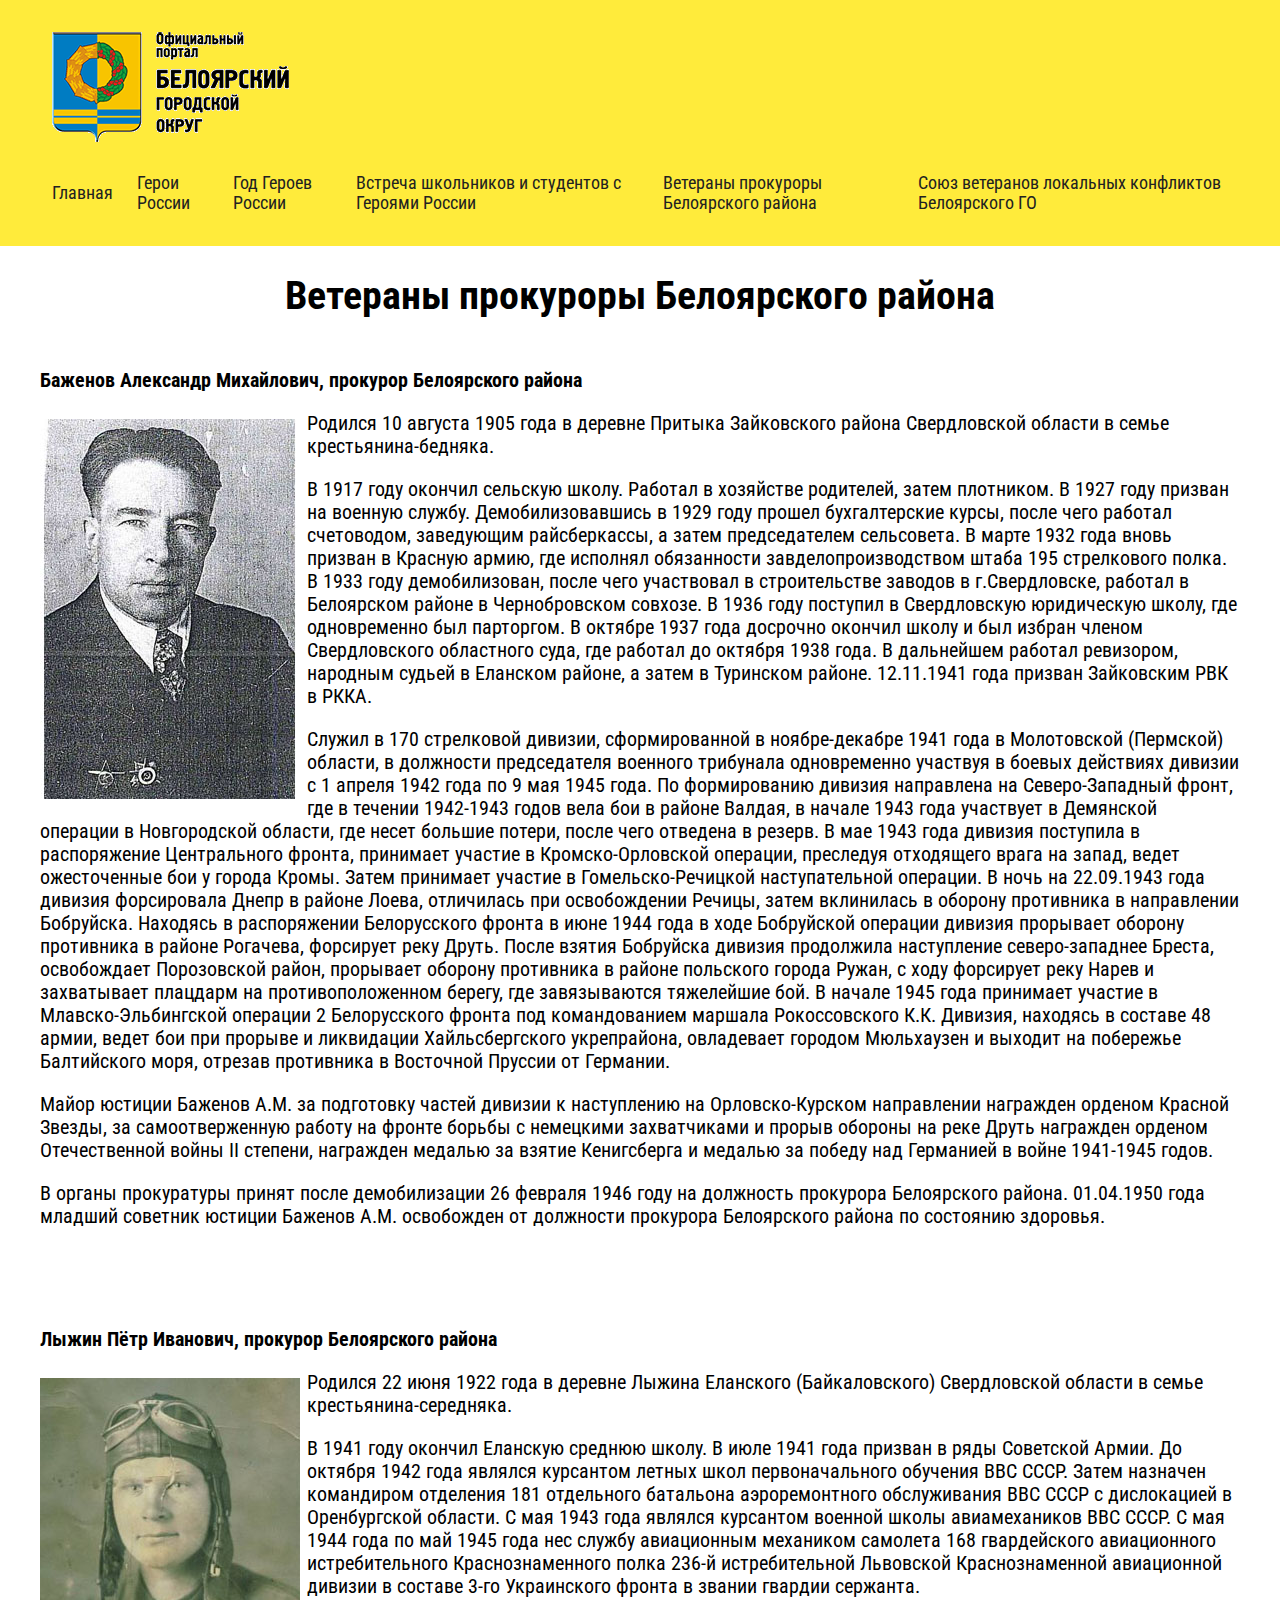
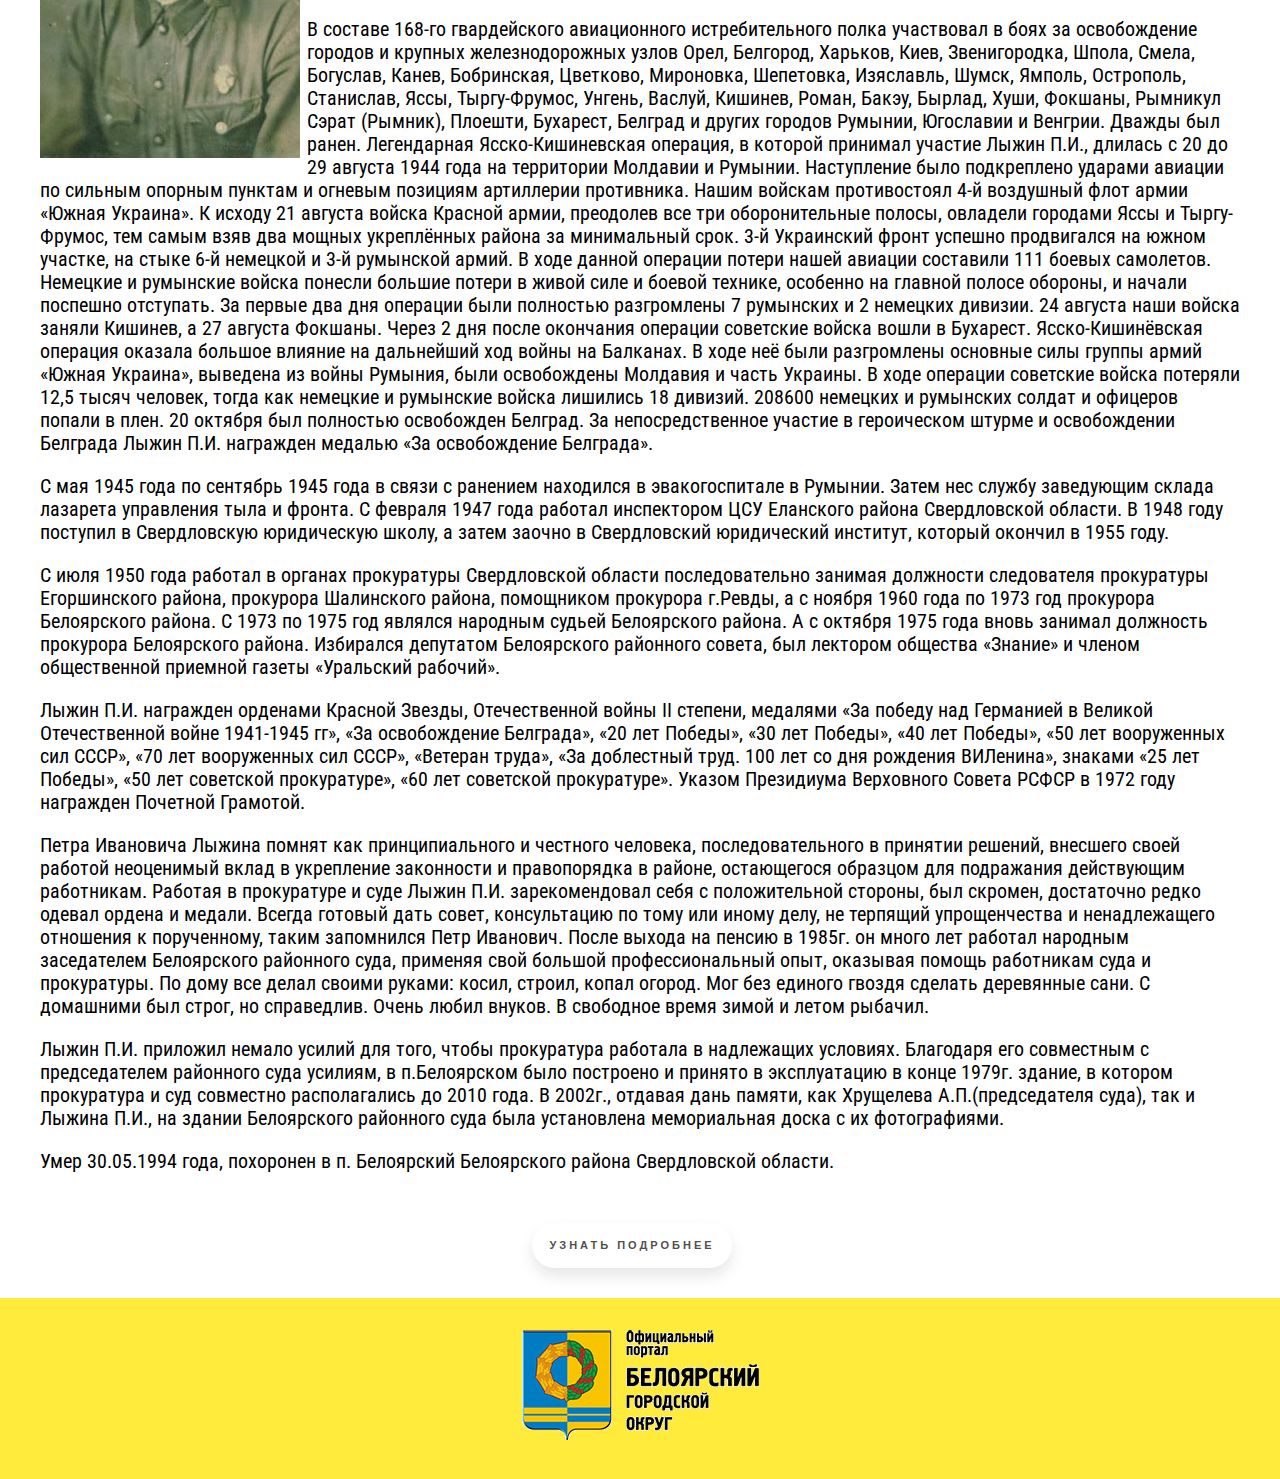
<file: prokyrori.html>
<!DOCTYPE html>
<html lang="en">
<head>
    <meta charset="UTF-8">
    <meta name="viewport" content="width=device-width, initial-scale=1.0">
    <link rel="stylesheet" href="css/style.css">
    <link rel="stylesheet" href="css/normalize.css">
    <link rel="preconnect" href="https://fonts.googleapis.com">
    <link rel="preconnect" href="https://fonts.gstatic.com" crossorigin>
    <link href="https://fonts.googleapis.com/css2?family=Roboto+Condensed:ital,wght@0,100..900;1,100..900&family=Ubuntu:wght@400;500;700&display=swap" rel="stylesheet">
    <title>Document</title>
</head>
<body>
  <header>
    <div class="container">
      <div class="wrap-logo">
        <a href="index.html" class="logo"><img src="img/logo.gif" alt=""></a>
      </div>
      <nav>
        <a class="shapka-a" href="index.html">Главная</a>
        <a class="shapka-a" href="geroi-russia.html">Герои России</a>
        <a class="shapka-a" href="god-geroev-rus.html">Год Героев России</a>
        <a class="shapka-a" href="vstreva.html">Встреча школьников и студентов с Героями России</a>
        <a class="shapka-a" href="prokyrori.html">Ветераны прокуроры Белоярского района</a>
        <a class="shapka-a" href="union.html">Союз ветеранов локальных конфликтов Белоярского ГО</a>
      </nav>
    </div>
  </header>

  <main>
      <div class="container">

        <h1 class="h1">Ветераны прокуроры Белоярского района</h1>

        <div class="veterani-vov">
            
            <div class="veteren-vov-1">
              <p class="veteran-name"><strong>Баженов Александр Михайлович, прокурор Белоярского района</strong></p>
              <img class="leftimg" src="img/veteran-vov-1.jpg" alt="">
              <p>
                Родился 10 августа 1905 года в деревне Притыка Зайковского района Свердловской области в семье крестьянина-бедняка. 
              </p> 

              <p>
                В 1917 году окончил сельскую  школу.  Работал в хозяйстве родителей, затем плотником. В 1927 году призван на военную службу. Демобилизовавшись в 1929 году прошел бухгалтерские курсы, после чего работал счетоводом,  заведующим  райсберкассы, а затем председателем сельсовета.  В марте 1932 года вновь призван в Красную армию, где исполнял обязанности завделопроизводством штаба 195 стрелкового полка. В 1933 году демобилизован, после чего участвовал в строительстве заводов  в г.Свердловске, работал  в Белоярском районе в Чернобровском совхозе. В 1936 году поступил в  Свердловскую юридическую школу, где одновременно был парторгом. В октябре 1937 года досрочно окончил школу и был избран членом Свердловского областного  суда, где работал до октября 1938 года. В дальнейшем работал ревизором, народным судьей в Еланском районе, а затем в Туринском районе.  12.11.1941 года призван Зайковским РВК  в РККА.
              </p>  
                
              <p>
                Служил в 170 стрелковой дивизии, сформированной в ноябре-декабре 1941 года в Молотовской (Пермской) области, в должности председателя военного трибунала одновременно участвуя в боевых действиях дивизии с 1 апреля 1942 года по 9 мая 1945 года. По формированию дивизия направлена на Северо-Западный фронт, где в течении 1942-1943 годов вела бои в районе Валдая, в начале 1943 года участвует в Демянской операции в Новгородской области, где несет большие потери, после чего отведена в резерв. В мае 1943 года дивизия поступила в распоряжение Центрального фронта, принимает участие в Кромско-Орловской  операции, преследуя отходящего врага на запад, ведет ожесточенные бои у города Кромы. Затем принимает участие в Гомельско-Речицкой наступательной операции. В ночь на 22.09.1943 года дивизия форсировала Днепр в районе Лоева, отличилась при освобождении Речицы, затем вклинилась в оборону противника в направлении Бобруйска. Находясь в распоряжении Белорусского фронта в июне 1944 года в ходе Бобруйской операции дивизия прорывает оборону противника в районе Рогачева, форсирует реку Друть. После взятия Бобруйска дивизия продолжила наступление северо-западнее Бреста, освобождает Порозовской район, прорывает оборону противника в районе польского города Ружан, с ходу форсирует реку Нарев и захватывает плацдарм на противоположенном берегу, где завязываются тяжелейшие бой. В начале 1945 года принимает участие в Млавско-Эльбингской операции 2 Белорусского фронта под командованием маршала Рокоссовского К.К.  Дивизия, находясь в составе 48 армии,  ведет бои при прорыве и ликвидации Хайльсбергского укрепрайона, овладевает городом Мюльхаузен и выходит на побережье Балтийского  моря, отрезав противника в Восточной Пруссии от Германии.
              </p> 
                
              <p>
                Майор юстиции Баженов А.М. за подготовку частей дивизии к наступлению на Орловско-Курском направлении награжден орденом Красной Звезды, за самоотверженную работу на фронте борьбы с немецкими захватчиками и прорыв обороны на реке Друть награжден  орденом Отечественной войны II степени, награжден медалью за взятие Кенигсберга и медалью за победу над Германией в войне 1941-1945 годов.
              </p>
                
              <p> 
                В органы прокуратуры принят после демобилизации  26 февраля 1946 году на должность прокурора Белоярского района. 01.04.1950 года  младший советник юстиции Баженов А.М. освобожден от должности прокурора Белоярского района по состоянию здоровья.
              </p>  
            </div>
            
              
            <div class="veteren-vov-2">
              <p class="veteran-name"><strong>Лыжин Пётр Иванович, прокурор Белоярского района</strong></p>
              <img class="leftimg" src="img/veteran-vov-2.jpg" alt="">
              <p>
                Родился 22 июня 1922 года в деревне Лыжина Еланского (Байкаловского) Свердловской  области в семье крестьянина-середняка.
              </p> 

              <p>
                В 1941 году окончил Еланскую среднюю школу. В июле 1941 года призван в ряды Советской Армии.  До октября 1942 года являлся курсантом летных школ первоначального обучения ВВС СССР. Затем назначен командиром отделения 181 отдельного батальона аэроремонтного обслуживания ВВС СССР с дислокацией в Оренбургской области. С мая 1943 года являлся курсантом военной школы авиамехаников ВВС СССР. С мая 1944 года по май 1945 года нес службу авиационным механиком самолета 168 гвардейского авиационного истребительного Краснознаменного полка 236-й истребительной Львовской Краснознаменной  авиационной дивизии в составе 3-го Украинского фронта в звании гвардии сержанта.
              </p>  
                
              <p>
               В составе 168-го гвардейского авиационного истребительного полка участвовал в боях за освобождение городов и крупных железнодорожных узлов Орел, Белгород, Харьков, Киев, Звенигородка, Шпола, Смела, Богуслав, Канев, Бобринская, Цветково, Мироновка, Шепетовка, Изяславль, Шумск, Ямполь, Острополь, Станислав, Яссы, Тыргу-Фрумос, Унгень, Васлуй, Кишинев, Роман, Бакэу, Бырлад, Хуши, Фокшаны, Рымникул Сэрат (Рымник), Плоешти, Бухарест, Белград и других городов Румынии, Югославии и Венгрии. Дважды был ранен. Легендарная Ясско-Кишиневская операция, в которой принимал участие Лыжин П.И., длилась с 20 до 29 августа 1944 года на территории Молдавии и Румынии. Наступление было подкреплено ударами авиации по сильным опорным пунктам и огневым позициям артиллерии противника. Нашим войскам противостоял 4-й воздушный флот армии «Южная Украина».  К исходу 21 августа войска Красной армии, преодолев все три оборонительные полосы, овладели городами Яссы и Тыргу-Фрумос, тем самым взяв два мощных укреплённых района за минимальный срок. 3-й Украинский фронт успешно продвигался на южном участке, на стыке 6-й немецкой и 3-й румынской армий. В ходе данной операции потери нашей авиации составили 111 боевых самолетов. Немецкие и румынские войска понесли большие потери в живой силе и боевой технике, особенно на главной полосе обороны, и начали поспешно отступать. За первые два дня операции были полностью разгромлены 7 румынских и 2 немецких дивизии. 24 августа наши войска заняли Кишинев, а 27 августа Фокшаны. Через 2 дня после окончания операции советские войска вошли в Бухарест. Ясско-Кишинёвская операция оказала большое влияние на дальнейший ход войны на Балканах. В ходе неё были разгромлены основные силы группы армий «Южная Украина», выведена из войны Румыния, были освобождены Молдавия и часть Украины. В ходе операции советские войска потеряли 12,5 тысяч человек, тогда как немецкие и румынские войска лишились 18 дивизий. 208600 немецких и румынских солдат и офицеров попали в плен. 20 октября был полностью освобожден Белград. За непосредственное участие в героическом штурме и освобождении Белграда Лыжин П.И. награжден медалью «За освобождение Белграда».
              </p> 
                
              <p>
                С мая 1945 года по сентябрь 1945 года  в связи с ранением находился в эвакогоспитале в Румынии. Затем нес службу заведующим склада лазарета управления тыла и фронта. С февраля 1947 года работал инспектором ЦСУ Еланского района Свердловской области.  В 1948  году поступил в Свердловскую юридическую школу, а затем заочно в Свердловский юридический институт, который окончил в 1955 году. 
              </p>
                
              <p> 
                С июля 1950 года работал в органах прокуратуры Свердловской области последовательно занимая должности следователя прокуратуры Егоршинского района, прокурора Шалинского района, помощником прокурора г.Ревды, а с ноября 1960 года по 1973 год  прокурора Белоярского района.  С 1973 по 1975 год  являлся народным судьей Белоярского района. А с октября 1975 года вновь занимал должность прокурора Белоярского района. Избирался депутатом Белоярского районного совета, был лектором общества «Знание» и членом общественной приемной газеты «Уральский рабочий».
              </p>  

              <p>
                Лыжин П.И. награжден  орденами Красной Звезды, Отечественной войны II  степени, медалями «За победу над Германией в Великой Отечественной войне 1941-1945 гг», «За освобождение Белграда», «20 лет Победы», «30 лет Победы», «40 лет Победы», «50 лет вооруженных сил СССР», «70 лет  вооруженных сил СССР», «Ветеран труда», «За доблестный труд. 100 лет со дня рождения ВИЛенина», знаками «25  лет Победы», «50 лет советской прокуратуре», «60 лет советской прокуратуре». Указом Президиума Верховного Совета РСФСР в 1972 году награжден Почетной Грамотой.
              </p>

              <p>
                Петра Ивановича Лыжина помнят как принципиального и честного человека, последовательного в принятии решений, внесшего своей работой неоценимый вклад в укрепление законности и правопорядка в районе, остающегося образцом для подражания действующим работникам.  Работая в прокуратуре и суде Лыжин П.И. зарекомендовал себя с положительной стороны, был скромен, достаточно редко одевал ордена и медали. Всегда готовый дать совет, консультацию по тому или иному делу, не терпящий упрощенчества и ненадлежащего отношения к порученному, таким запомнился Петр Иванович. После выхода на пенсию в 1985г. он много лет работал народным заседателем Белоярского районного суда, применяя свой большой профессиональный опыт, оказывая помощь работникам суда и прокуратуры. По дому все делал своими руками: косил, строил, копал огород. Мог без единого гвоздя сделать деревянные сани. С домашними был строг, но справедлив. Очень любил внуков. В свободное время зимой и летом  рыбачил.
              </p>

              <p>
                Лыжин П.И. приложил немало усилий для того, чтобы  прокуратура работала в надлежащих условиях. Благодаря его совместным с председателем районного суда усилиям, в п.Белоярском было построено и принято в эксплуатацию в конце 1979г. здание, в котором прокуратура и суд совместно располагались до 2010 года. В 2002г., отдавая дань памяти, как  Хрущелева А.П.(председателя суда), так и Лыжина П.И., на здании Белоярского районного суда была установлена мемориальная доска с их фотографиями.
              </p>
              
              <p>
                Умер 30.05.1994 года, похоронен в п. Белоярский Белоярского района Свердловской области.
              </p>
            </div>
      </div>
    </main>
    <div class="button">
        <a href="index.html" class="floating-button">Узнать подробнее</a>
      </div>  

      <footer>
        <div class="container">
          <div class="wrap-logo">
            <a href="index.html" class="logo"><img src="img/logo.gif" alt=""></a>
          </div>
  
        </div>
      </footer>

<script src="js/main.js"></script>
</body>
</html>
</file>
<file: css/style.css>
html{
    box-sizing: border-box;
}

*,
*::after,
*::before {
    box-sizing: inherit;
}

.container{
    max-width: 1220px;
    padding: 0 10px;
    margin: 0 auto;
}

body{
    font-family: "Roboto Condensed", sans-serif;
    font-weight: 400;
    font-size: 20px;
}

.img-union{
    margin: 20px auto 20px auto;
    display:block
}
.veteran-1{
    width: 699px;
    height: 559px;
}
.veteran-2{
    width: 720px;
    height: 480px;
}
.veteran-3{
    width: 720px;
    height: 480px;
}
.veteran-4{
    width: 720px;
    height: 960px;
}
.veteran-5{
    width: 720px;
    height: 971px;
}
.veteran-6{
    width: 720px;
    height: 480px;
}
.veteran-7{
    width: 720px;
    height: 480px;
}.veteran-8{
    width: 720px;
    height: 480px;
}
.veteran-9{
    width: 720px;
    height: 480px;
}
.veteran-10{
    width: 720px;
    height: 480px;
}
.veteran-11{
    width: 720px;
    height: 405px;
}
.veteran-12{
    width: 720px;
    height: 539px;
}
.veteran-13{
    width: 720px;
    height: 539px;
}
.veteran-14{
    width: 720px;
    height: 539px;
}
.veteran-15{
    width: 720px;
    height: 960px;
}
.veteran-16{
    width: 720px;
    height: 539px;
}
.veteran-17{
    width: 720px;
    height: 539px;
}
.veteran-18{
    width: 720px;
    height: 480px;
}
.veteran-19{
    width: 720px;
    height: 480px;
}
.veteran-20{
    width: 720px;
    height: 480px;
}
.veteran-21{
    width: 720px;
    height: 480px;
}

.h1,
h2{
    text-align: center;
}

.geroi-rus-img{
    width: 132px;
    height: 88px;
}
.god-geroev-i{
    font-weight: 500;
}
.geroi-block-img{
    max-width: 70%;
    margin-left: auto;
    margin-right: auto;
    margin-top: 50px;
}
.scale{
    transition: 1s; /* Время эффекта */
}
.scale:hover {
    transform: scale(2); /* Увеличиваем масштаб */
}
.video-geroi{
    margin-left: 150px;
}
.april-1{
    margin-top: 30px;
}
.first-hero-russia{
    display: flex;
    justify-content: space-between;
}

header {
    display: flex;
    flex-direction: row;
    justify-content: space-between;
    flex-wrap: wrap;
    background-color: #FFEB3B;
    padding: 20px 10px;
  }
  
  .wrap-logo {
    display: flex;
    align-items: center;
   
  }
  
  header a {
    color: #212121;
    padding: 12px;
    text-decoration: none;
    font-size: 18px; 
    border-radius: 4px;
  }
  
  header a.logo {
    font-size: 25px;
    font-weight: bold;
  }
  
  header a:hover {
    background-color: #0082b6;
    color: #212121;
  }
  
  header a.active {
    background-color: #0082b6;
  }
  
  nav {
    display: flex;
    align-items: center;
    }

.button{
    padding-left: 40%;
    padding-top: 20px;
    padding-bottom: 20px;
}
.floating-button {
    text-decoration: none;
    display: inline-block;
    width: 200px;
    height: 45px;
    line-height: 45px;
    border-radius: 45px;
    margin: 10px 20px;
    font-family: 'Montserrat', sans-serif;
    font-size: 11px;
    text-transform: uppercase;
    text-align: center;
    letter-spacing: 3px;
    font-weight: 600;
    color: #524f4e;
    background: white;
    box-shadow: 0 8px 15px rgba(0, 0, 0, .1);
    transition: .3s;

}
.floating-button:hover {
    background: #0082b6;
    box-shadow: 0 15px 20px rgba(46, 229, 157, .4);
    color: white;
    transform: translateY(-7px);
}
.God-geroev-rus{
    float:left; /* Выравнивание по левому краю */
    margin: 7px 10px 7px 0px; /* Отступы вокруг картинки */

}
.leftimg{
    float:left; /* Выравнивание по левому краю */
    margin: 7px 7px 7px 0px; /* Отступы вокруг картинки */
}

.veteren-vov-1{
    margin-top: 50px;
}
.veteren-vov-2{
    margin-top: 100px;
}
.prokyrori{
    margin-top: 15%;  
}
.left-right{
    margin-top: 50px;
    display: flex;
    justify-content: space-between;
}

footer {
    display: flex;
    flex-direction: row;
    justify-content: space-between;
    flex-wrap: wrap;
    background-color: #FFEB3B;
    padding: 20px 10px;
    
  }
  
  .wrap-logo {
    display: flex;
    align-items: center;
   
  }
  
  footer a {
    color: #212121;
    padding: 12px;
    text-decoration: none;
    font-size: 18px; 
    border-radius: 4px;
  }
  
  footer a.logo {
    font-size: 25px;
    font-weight: bold;
  }
  
  footer a:hover {
    background-color: #0082b6;
    color: #212121;
  }
  
  footer a.active {
    background-color: #0082b6;
  }
  
  nav {
    display: flex;
    align-items: center;
    }
</file>
